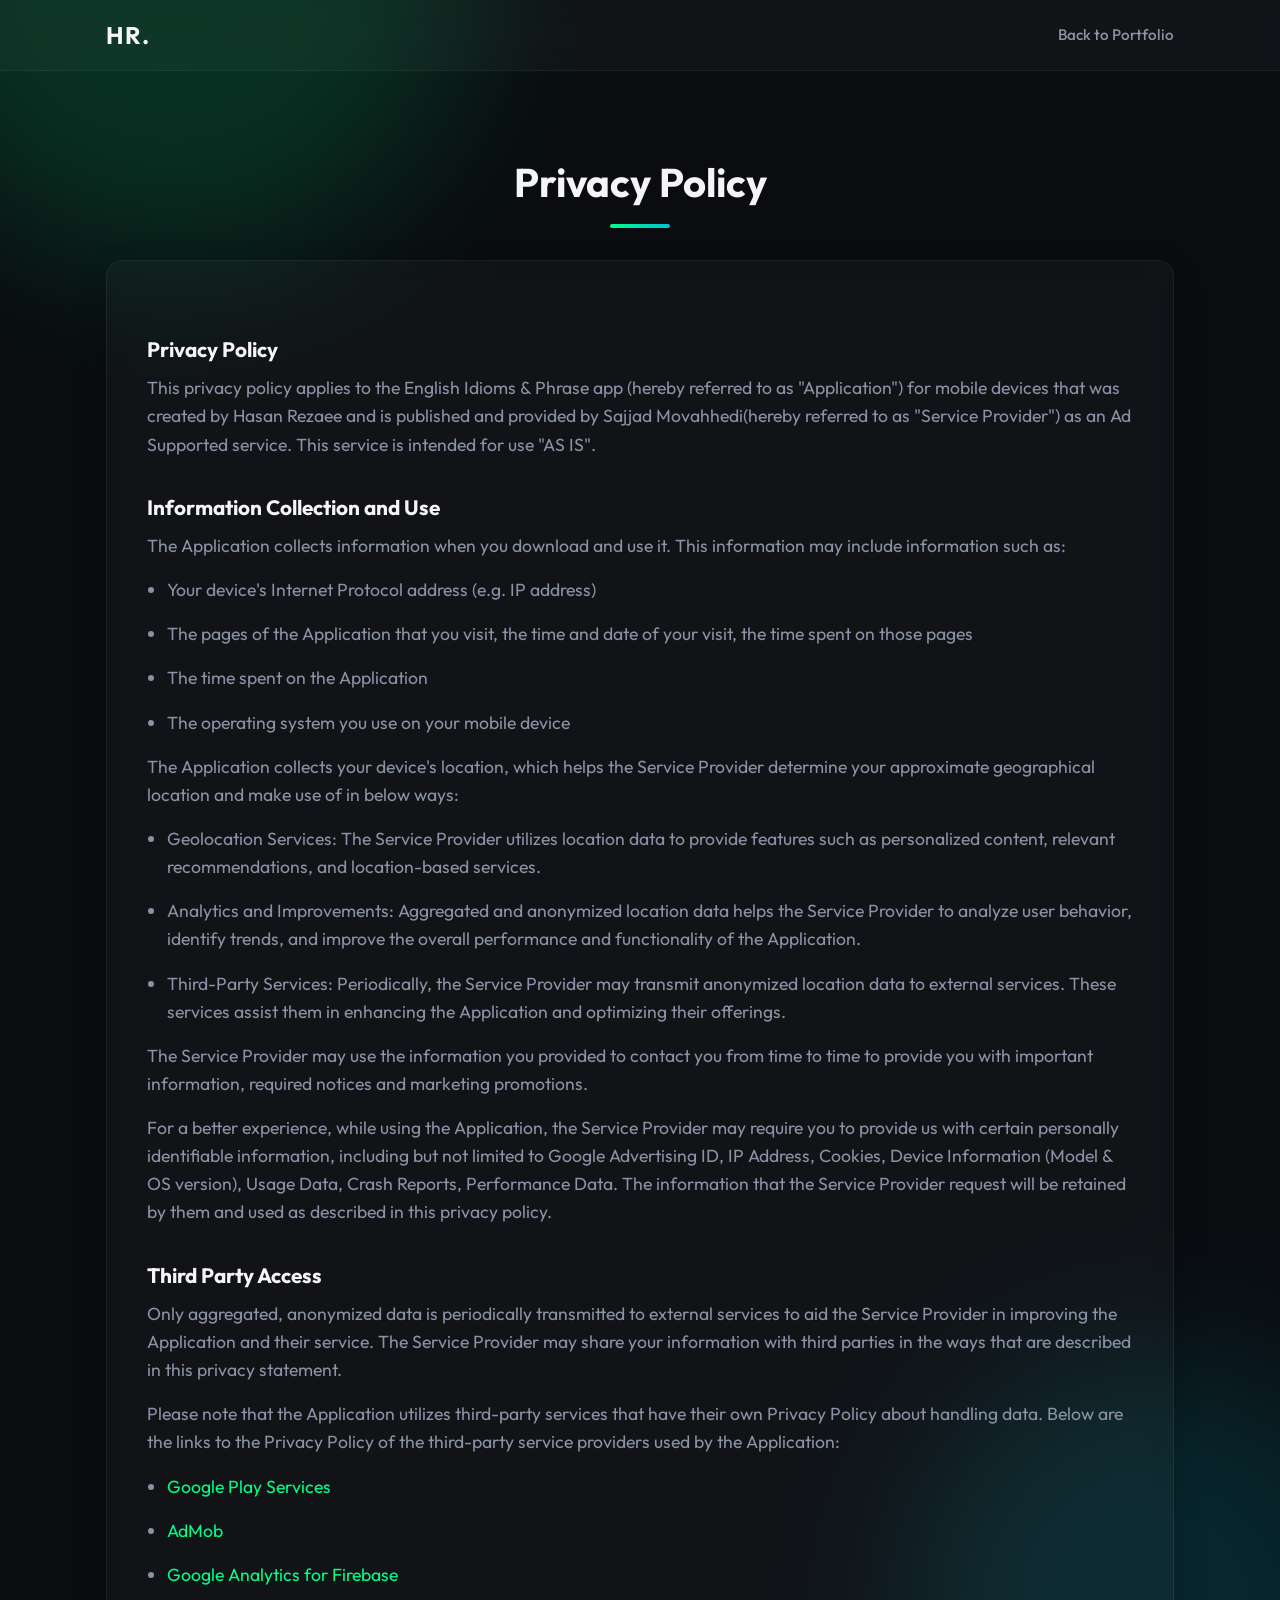
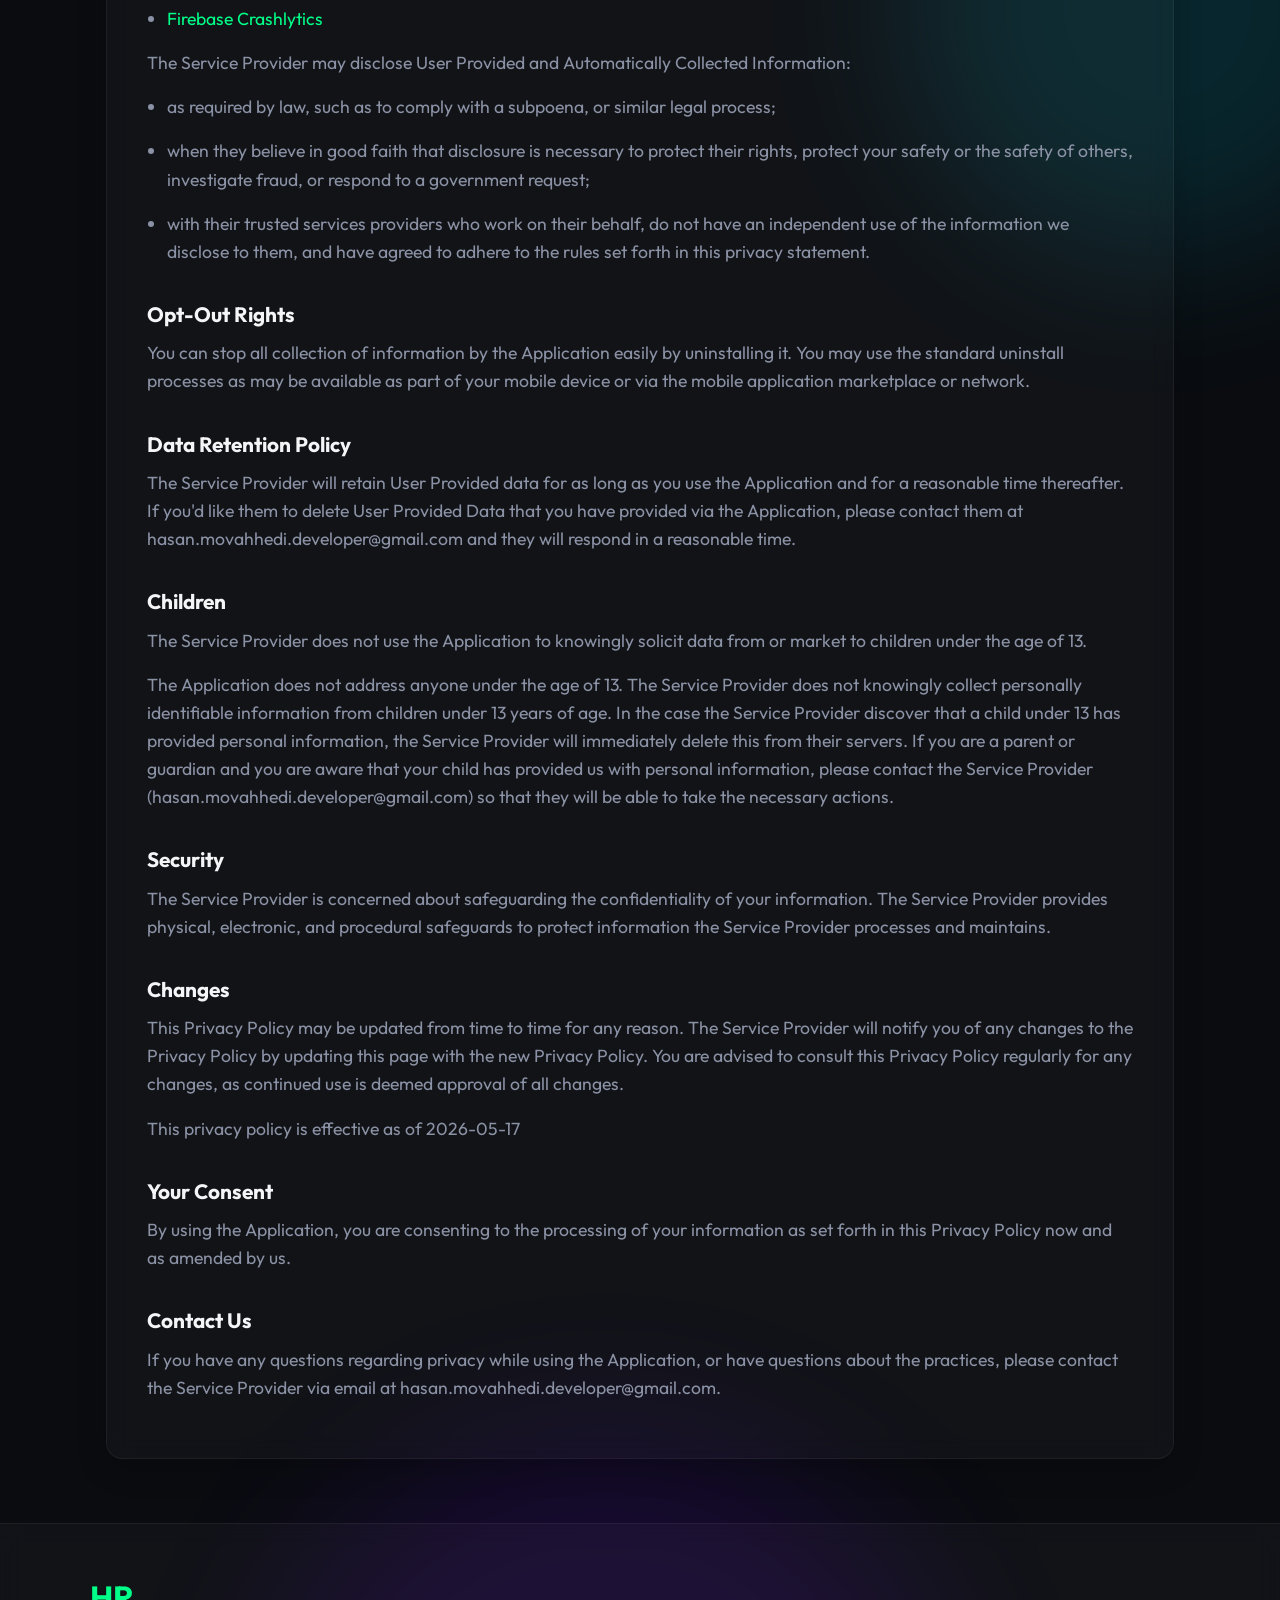
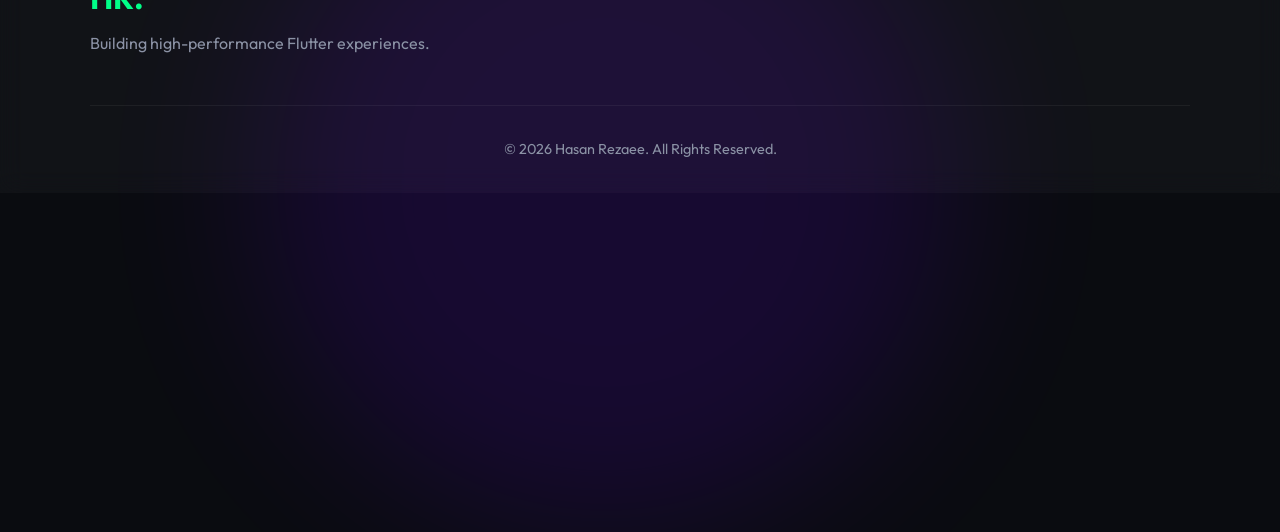
<file: policies/english_idioms_pp.html>
<!DOCTYPE html>
<html lang="en">

<head>
    <meta charset="UTF-8">
    <meta name="viewport" content="width=device-width, initial-scale=1.0">
    <title>Privacy Policy | English Idioms & Phrase</title>

    <!-- Google Fonts -->
    <link rel="preconnect" href="https://fonts.googleapis.com">
    <link rel="preconnect" href="https://fonts.gstatic.com" crossorigin>
    <link href="https://fonts.googleapis.com/css2?family=Outfit:wght@300;400;500;600;700&display=swap" rel="stylesheet">

    <link rel="stylesheet" href="../css/style.css">
    <style>
        .policy-content p,
        .policy-content ul,
        .policy-content li {
            color: var(--text-secondary);
            font-size: 1.1rem;
            margin-bottom: 1rem;
        }

        .policy-content strong {
            color: var(--text-primary);
            font-size: 1.3rem;
            display: block;
            margin-top: 2rem;
            margin-bottom: 0.5rem;
        }

        .policy-content ul {
            padding-left: 20px;
            list-style-type: disc;
        }

        .policy-content a {
            color: var(--accent-primary);
        }

        .policy-content a:hover {
            color: var(--accent-secondary);
        }
    </style>
</head>

<body>
    <!-- Background elements for glassmorphism effect -->
    <div class="blob blob-1"></div>
    <div class="blob blob-2"></div>
    <div class="blob blob-3"></div>

    <nav class="navbar glass">
        <div class="nav-container">
            <a href="../index.html" class="logo">HR.</a>
            <ul class="nav-links">
                <li><a href="../index.html#apps">Back to Portfolio</a></li>
            </ul>
        </div>
    </nav>

    <main>
        <section class="about-section" style="padding-top: 150px;">
            <h2 class="section-title reveal"> Privacy Policy</h2>
            <div class="reveal glass card policy-content">
                <strong> Privacy Policy</strong>
                <p>This privacy policy applies to the English Idioms & Phrase app (hereby referred to as
                    "Application") for mobile
                    devices that was created by Hasan Rezaee and is published and provided by Sajjad Movahhedi(hereby
                    referred to as "Service Provider") as an Ad Supported
                    service. This service is intended for use "AS IS".</p>

                <strong>Information Collection and Use</strong>
                <p>The Application collects information when you download and use it. This information may include
                    information such as:</p>
                <ul>
                    <li>Your device's Internet Protocol address (e.g. IP address)</li>
                    <li>The pages of the Application that you visit, the time and date of your visit, the time spent on
                        those pages</li>
                    <li>The time spent on the Application</li>
                    <li>The operating system you use on your mobile device</li>
                </ul>

                <div>
                    <p>The Application collects your device's location, which helps the Service Provider determine your
                        approximate
                        geographical location and make use of in below ways:</p>
                    <ul>
                        <li>Geolocation Services: The Service Provider utilizes location data to provide features such
                            as
                            personalized content, relevant recommendations, and location-based services.</li>
                        <li>Analytics and Improvements: Aggregated and anonymized location data helps the Service
                            Provider to
                            analyze user behavior, identify trends, and improve the overall performance and
                            functionality of the
                            Application.</li>
                        <li>Third-Party Services: Periodically, the Service Provider may transmit anonymized location
                            data to
                            external services. These services assist them in enhancing the Application and optimizing
                            their
                            offerings.</li>
                    </ul>
                </div>


                <p>The Service Provider may use the information you provided to contact you from time to time to provide
                    you with
                    important information, required notices and marketing promotions.</p>

                <p>For a better experience, while using the Application, the Service Provider may require you to provide
                    us with
                    certain personally identifiable information, including but not limited to Google Advertising ID, IP
                    Address,
                    Cookies, Device Information (Model &amp; OS version), Usage Data, Crash Reports, Performance Data.
                    The
                    information that the Service Provider request will be retained by them and used as described in this
                    privacy
                    policy.</p>

                <strong>Third Party Access</strong>
                <p>Only aggregated, anonymized data is periodically transmitted to external services to aid the Service
                    Provider in
                    improving the Application and their service. The Service Provider may share your information with
                    third parties
                    in the ways that are described in this privacy statement.</p>

                <div>
                    <p>Please note that the Application utilizes third-party services that have their own Privacy Policy
                        about
                        handling data. Below are the links to the Privacy Policy of the third-party service providers
                        used by the
                        Application:</p>
                    <ul>
                        <li><a href="https://www.google.com/policies/privacy/" target="_blank"
                                rel="noopener noreferrer">Google Play Services</a></li>
                        <li><a href="https://support.google.com/admob/answer/6128543?hl=en" target="_blank"
                                rel="noopener noreferrer">AdMob</a></li>
                        <li><a href="https://firebase.google.com/support/privacy" target="_blank"
                                rel="noopener noreferrer">Google Analytics for Firebase</a></li>
                        <li><a href="https://firebase.google.com/support/privacy/" target="_blank"
                                rel="noopener noreferrer">Firebase Crashlytics</a></li>
                    </ul>
                </div>

                <p>The Service Provider may disclose User Provided and Automatically Collected Information:</p>
                <ul>
                    <li>as required by law, such as to comply with a subpoena, or similar legal process;</li>
                    <li>when they believe in good faith that disclosure is necessary to protect their rights, protect
                        your safety or
                        the safety of others, investigate fraud, or respond to a government request;</li>
                    <li>with their trusted services providers who work on their behalf, do not have an independent use
                        of the
                        information we disclose to them, and have agreed to adhere to the rules set forth in this
                        privacy statement.</li>
                </ul>

                <strong>Opt-Out Rights</strong>
                <p>You can stop all collection of information by the Application easily by uninstalling it. You may use
                    the standard
                    uninstall processes as may be available as part of your mobile device or via the mobile application
                    marketplace
                    or network.</p>

                <strong>Data Retention Policy</strong>
                <p>The Service Provider will retain User Provided data for as long as you use the Application and for a
                    reasonable
                    time thereafter. If you'd like them to delete User Provided Data that you have provided via the
                    Application,
                    please contact them at hasan.movahhedi.developer@gmail.com and they will respond in a reasonable
                    time.</p>

                <strong>Children</strong>
                <p>The Service Provider does not use the Application to knowingly solicit data from or market to
                    children under the
                    age of 13.</p>

                <div>
                    <p>The Application does not address anyone under the age of 13. The Service Provider does not
                        knowingly collect
                        personally identifiable information from children under 13 years of age. In the case the Service
                        Provider
                        discover that a child under 13 has provided personal information, the Service Provider will
                        immediately
                        delete this from their servers. If you are a parent or guardian and you are aware that your
                        child has
                        provided us with personal information, please contact the Service Provider
                        (hasan.movahhedi.developer@gmail.com) so that they will be able to take the necessary actions.
                    </p>
                </div>

                <strong>Security</strong>
                <p>The Service Provider is concerned about safeguarding the confidentiality of your information. The
                    Service
                    Provider provides physical, electronic, and procedural safeguards to protect information the Service
                    Provider
                    processes and maintains.</p>

                <strong>Changes</strong>
                <p>This Privacy Policy may be updated from time to time for any reason. The Service Provider will notify
                    you of any
                    changes to the Privacy Policy by updating this page with the new Privacy Policy. You are advised to
                    consult this
                    Privacy Policy regularly for any changes, as continued use is deemed approval of all changes.</p>

                <p>This privacy policy is effective as of 2026-05-17</p>

                <strong>Your Consent</strong>
                <p>By using the Application, you are consenting to the processing of your information as set forth in
                    this Privacy
                    Policy now and as amended by us.</p>

                <strong>Contact Us</strong>
                <p>If you have any questions regarding privacy while using the Application, or have questions about the
                    practices,
                    please contact the Service Provider via email at hasan.movahhedi.developer@gmail.com.</p>
            </div>
        </section>
    </main>

    <footer class="footer glass">
        <div class="footer-content">
            <div class="footer-info">
                <h3>HR.</h3>
                <p>Building high-performance Flutter experiences.</p>
            </div>
        </div>
        <div class="copyright">
            <p>&copy; 2026 Hasan Rezaee. All Rights Reserved.</p>
        </div>
    </footer>

    <script src="../js/main.js"></script>
</body>

</html>
</file>
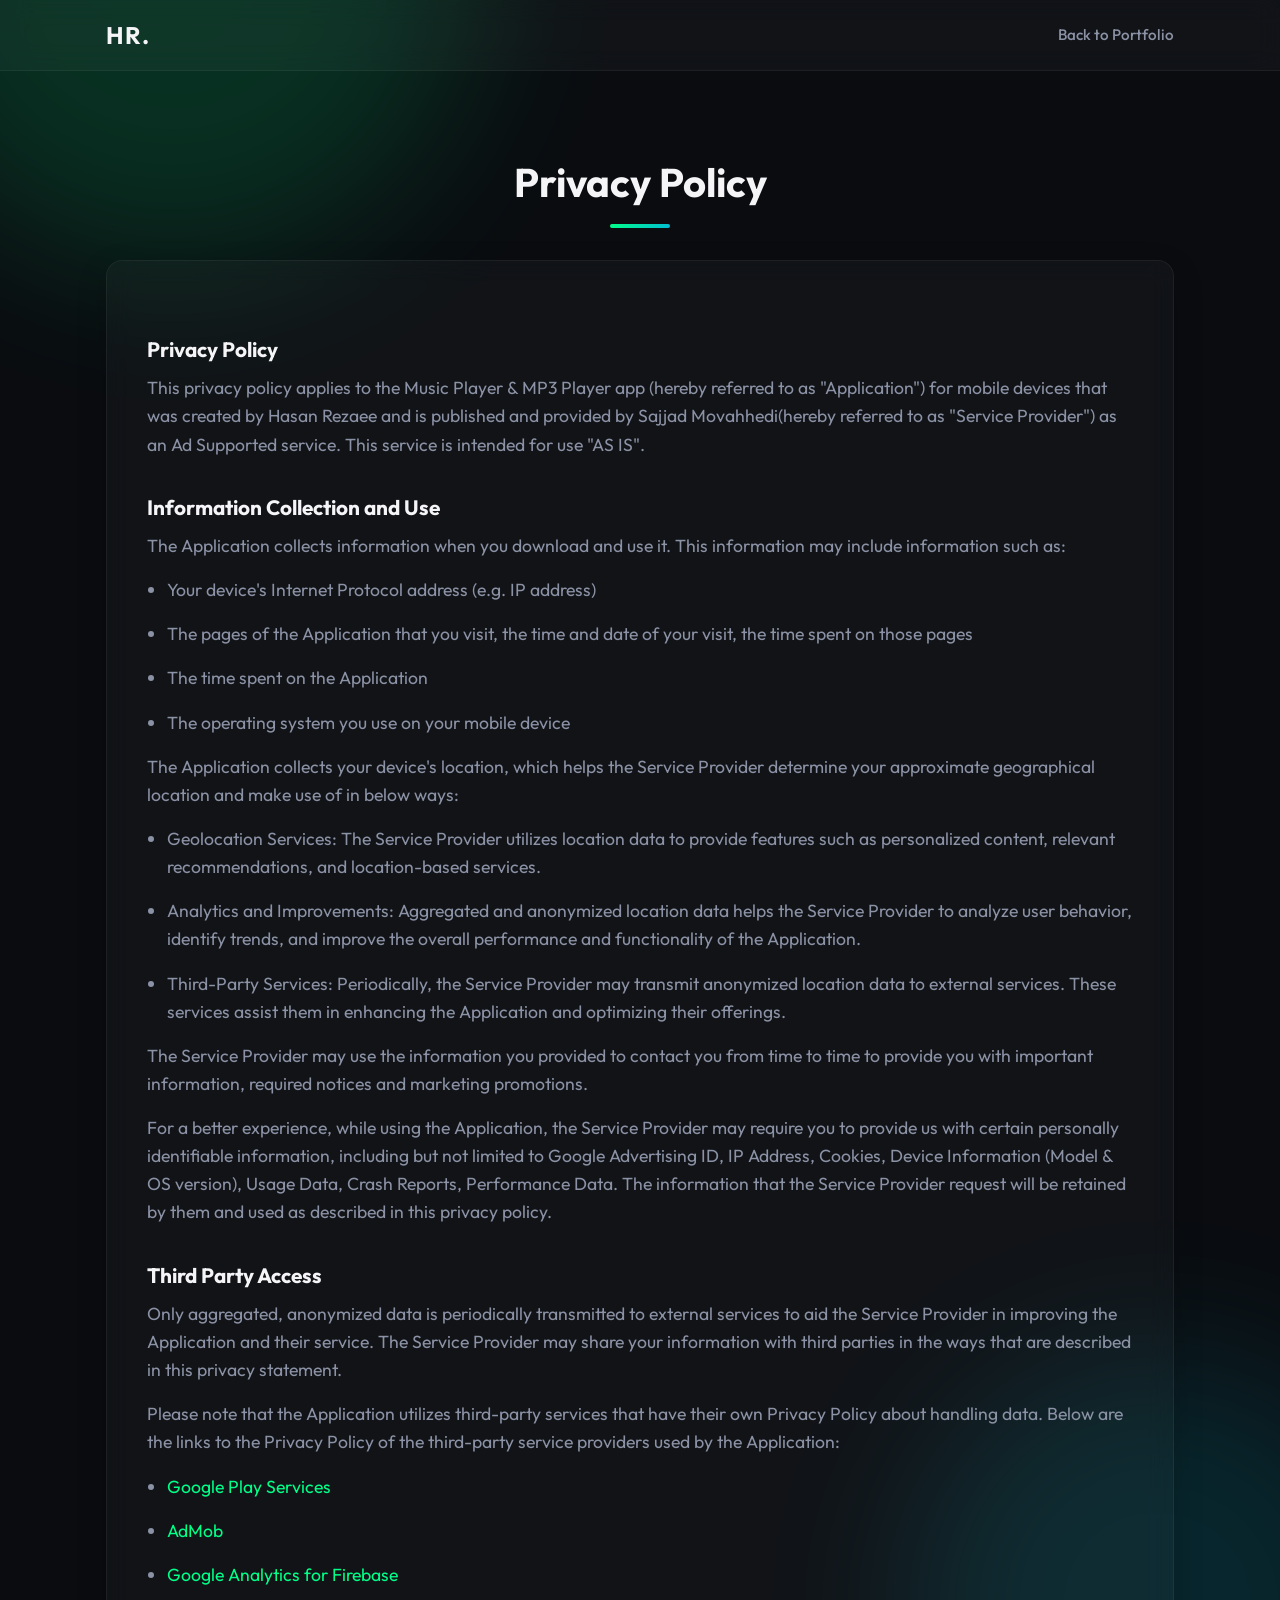
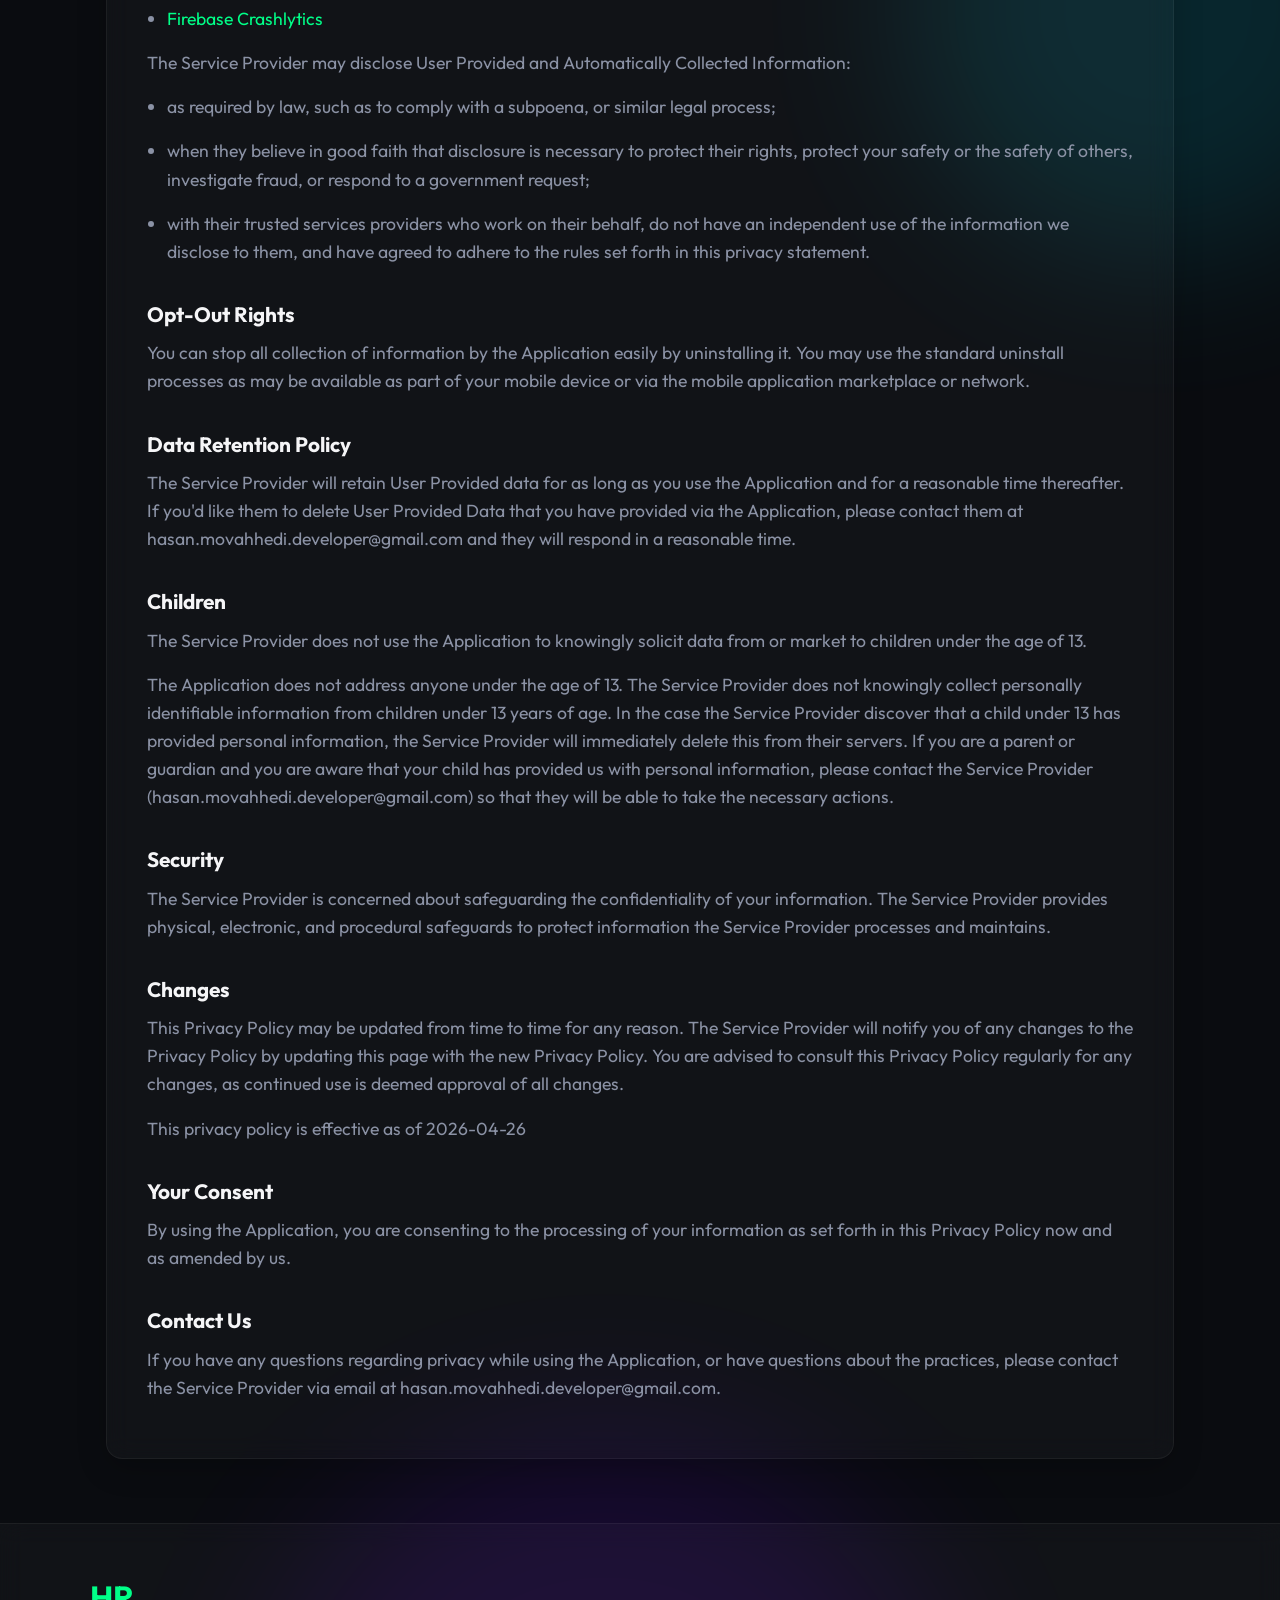
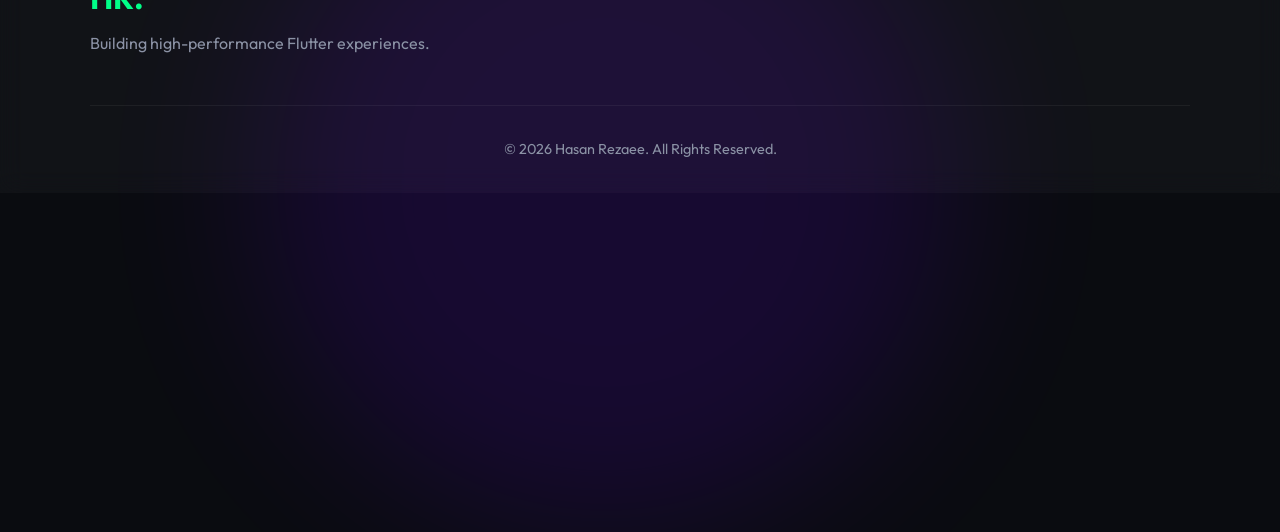
<file: policies/music_player_pp.html>
<!DOCTYPE html>
<html lang="en">

<head>
    <meta charset="UTF-8">
    <meta name="viewport" content="width=device-width, initial-scale=1.0">
    <title>Privacy Policy | Music Player & MP3 Player</title>

    <!-- Google Fonts -->
    <link rel="preconnect" href="https://fonts.googleapis.com">
    <link rel="preconnect" href="https://fonts.gstatic.com" crossorigin>
    <link href="https://fonts.googleapis.com/css2?family=Outfit:wght@300;400;500;600;700&display=swap" rel="stylesheet">

    <link rel="stylesheet" href="../css/style.css">
    <style>
        .policy-content p,
        .policy-content ul,
        .policy-content li {
            color: var(--text-secondary);
            font-size: 1.1rem;
            margin-bottom: 1rem;
        }

        .policy-content strong {
            color: var(--text-primary);
            font-size: 1.3rem;
            display: block;
            margin-top: 2rem;
            margin-bottom: 0.5rem;
        }

        .policy-content ul {
            padding-left: 20px;
            list-style-type: disc;
        }

        .policy-content a {
            color: var(--accent-primary);
        }

        .policy-content a:hover {
            color: var(--accent-secondary);
        }
    </style>
</head>

<body>
    <!-- Background elements for glassmorphism effect -->
    <div class="blob blob-1"></div>
    <div class="blob blob-2"></div>
    <div class="blob blob-3"></div>

    <nav class="navbar glass">
        <div class="nav-container">
            <a href="../index.html" class="logo">HR.</a>
            <ul class="nav-links">
                <li><a href="../index.html#apps">Back to Portfolio</a></li>
            </ul>
        </div>
    </nav>

    <main>
        <section class="about-section" style="padding-top: 150px;">
            <h2 class="section-title reveal"> Privacy Policy</h2>
            <div class="reveal glass card policy-content">
                <strong> Privacy Policy</strong>
                <p>This privacy policy applies to the Music Player & MP3 Player app (hereby referred to as
                    "Application") for mobile
                    devices that was created by Hasan Rezaee and is published and provided by Sajjad Movahhedi(hereby
                    referred to as "Service Provider") as an Ad Supported
                    service. This service is intended for use "AS IS".</p>

                <strong>Information Collection and Use</strong>
                <p>The Application collects information when you download and use it. This information may include
                    information such as:</p>
                <ul>
                    <li>Your device's Internet Protocol address (e.g. IP address)</li>
                    <li>The pages of the Application that you visit, the time and date of your visit, the time spent on
                        those pages</li>
                    <li>The time spent on the Application</li>
                    <li>The operating system you use on your mobile device</li>
                </ul>

                <div>
                    <p>The Application collects your device's location, which helps the Service Provider determine your
                        approximate
                        geographical location and make use of in below ways:</p>
                    <ul>
                        <li>Geolocation Services: The Service Provider utilizes location data to provide features such
                            as
                            personalized content, relevant recommendations, and location-based services.</li>
                        <li>Analytics and Improvements: Aggregated and anonymized location data helps the Service
                            Provider to
                            analyze user behavior, identify trends, and improve the overall performance and
                            functionality of the
                            Application.</li>
                        <li>Third-Party Services: Periodically, the Service Provider may transmit anonymized location
                            data to
                            external services. These services assist them in enhancing the Application and optimizing
                            their
                            offerings.</li>
                    </ul>
                </div>


                <p>The Service Provider may use the information you provided to contact you from time to time to provide
                    you with
                    important information, required notices and marketing promotions.</p>

                <p>For a better experience, while using the Application, the Service Provider may require you to provide
                    us with
                    certain personally identifiable information, including but not limited to Google Advertising ID, IP
                    Address,
                    Cookies, Device Information (Model &amp; OS version), Usage Data, Crash Reports, Performance Data.
                    The
                    information that the Service Provider request will be retained by them and used as described in this
                    privacy
                    policy.</p>

                <strong>Third Party Access</strong>
                <p>Only aggregated, anonymized data is periodically transmitted to external services to aid the Service
                    Provider in
                    improving the Application and their service. The Service Provider may share your information with
                    third parties
                    in the ways that are described in this privacy statement.</p>

                <div>
                    <p>Please note that the Application utilizes third-party services that have their own Privacy Policy
                        about
                        handling data. Below are the links to the Privacy Policy of the third-party service providers
                        used by the
                        Application:</p>
                    <ul>
                        <li><a href="https://www.google.com/policies/privacy/" target="_blank"
                                rel="noopener noreferrer">Google Play Services</a></li>
                        <li><a href="https://support.google.com/admob/answer/6128543?hl=en" target="_blank"
                                rel="noopener noreferrer">AdMob</a></li>
                        <li><a href="https://firebase.google.com/support/privacy" target="_blank"
                                rel="noopener noreferrer">Google Analytics for Firebase</a></li>
                        <li><a href="https://firebase.google.com/support/privacy/" target="_blank"
                                rel="noopener noreferrer">Firebase Crashlytics</a></li>
                    </ul>
                </div>

                <p>The Service Provider may disclose User Provided and Automatically Collected Information:</p>
                <ul>
                    <li>as required by law, such as to comply with a subpoena, or similar legal process;</li>
                    <li>when they believe in good faith that disclosure is necessary to protect their rights, protect
                        your safety or
                        the safety of others, investigate fraud, or respond to a government request;</li>
                    <li>with their trusted services providers who work on their behalf, do not have an independent use
                        of the
                        information we disclose to them, and have agreed to adhere to the rules set forth in this
                        privacy statement.</li>
                </ul>

                <strong>Opt-Out Rights</strong>
                <p>You can stop all collection of information by the Application easily by uninstalling it. You may use
                    the standard
                    uninstall processes as may be available as part of your mobile device or via the mobile application
                    marketplace
                    or network.</p>

                <strong>Data Retention Policy</strong>
                <p>The Service Provider will retain User Provided data for as long as you use the Application and for a
                    reasonable
                    time thereafter. If you'd like them to delete User Provided Data that you have provided via the
                    Application,
                    please contact them at hasan.movahhedi.developer@gmail.com and they will respond in a reasonable
                    time.</p>

                <strong>Children</strong>
                <p>The Service Provider does not use the Application to knowingly solicit data from or market to
                    children under the
                    age of 13.</p>

                <div>
                    <p>The Application does not address anyone under the age of 13. The Service Provider does not
                        knowingly collect
                        personally identifiable information from children under 13 years of age. In the case the Service
                        Provider
                        discover that a child under 13 has provided personal information, the Service Provider will
                        immediately
                        delete this from their servers. If you are a parent or guardian and you are aware that your
                        child has
                        provided us with personal information, please contact the Service Provider
                        (hasan.movahhedi.developer@gmail.com) so that they will be able to take the necessary actions.
                    </p>
                </div>

                <strong>Security</strong>
                <p>The Service Provider is concerned about safeguarding the confidentiality of your information. The
                    Service
                    Provider provides physical, electronic, and procedural safeguards to protect information the Service
                    Provider
                    processes and maintains.</p>

                <strong>Changes</strong>
                <p>This Privacy Policy may be updated from time to time for any reason. The Service Provider will notify
                    you of any
                    changes to the Privacy Policy by updating this page with the new Privacy Policy. You are advised to
                    consult this
                    Privacy Policy regularly for any changes, as continued use is deemed approval of all changes.</p>

                <p>This privacy policy is effective as of 2026-04-26</p>

                <strong>Your Consent</strong>
                <p>By using the Application, you are consenting to the processing of your information as set forth in
                    this Privacy
                    Policy now and as amended by us.</p>

                <strong>Contact Us</strong>
                <p>If you have any questions regarding privacy while using the Application, or have questions about the
                    practices,
                    please contact the Service Provider via email at hasan.movahhedi.developer@gmail.com.</p>
            </div>
        </section>
    </main>

    <footer class="footer glass">
        <div class="footer-content">
            <div class="footer-info">
                <h3>HR.</h3>
                <p>Building high-performance Flutter experiences.</p>
            </div>
        </div>
        <div class="copyright">
            <p>&copy; 2026 Hasan Rezaee. All Rights Reserved.</p>
        </div>
    </footer>

    <script src="../js/main.js"></script>
</body>

</html>
</file>
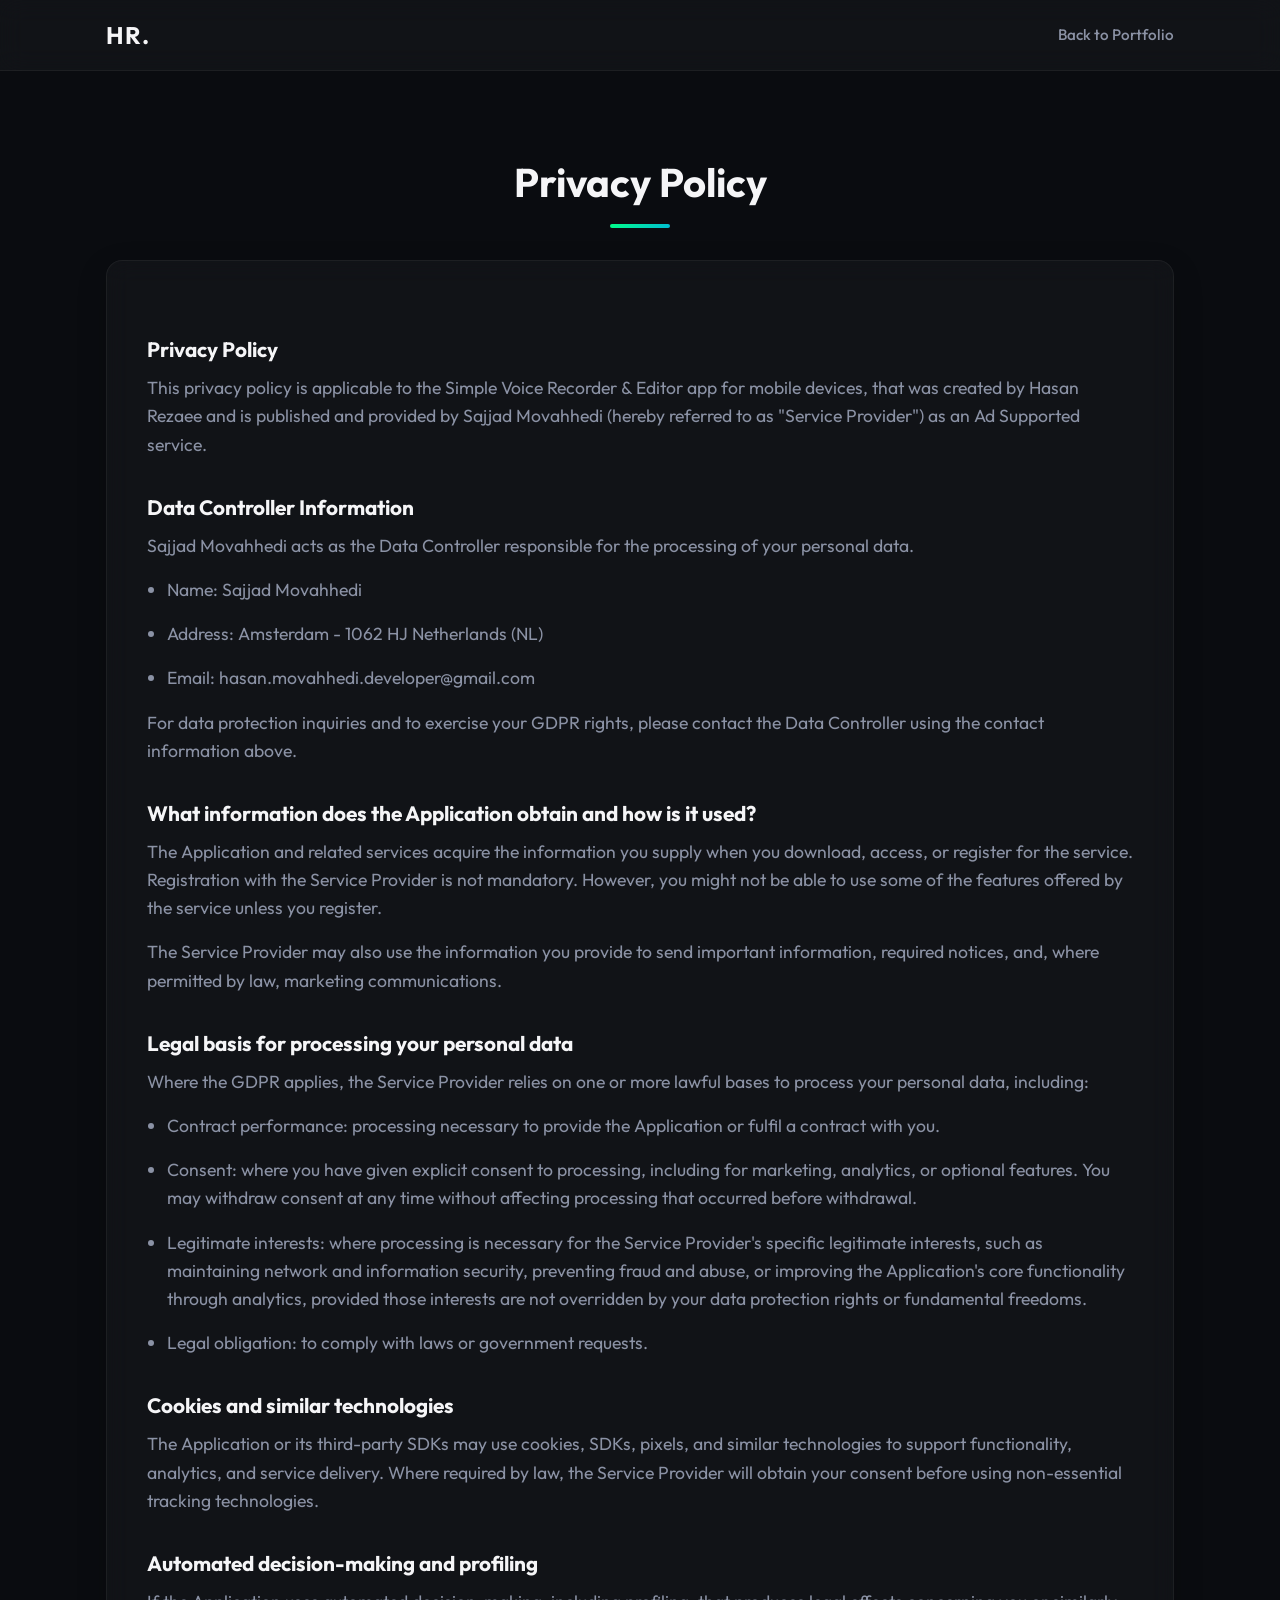
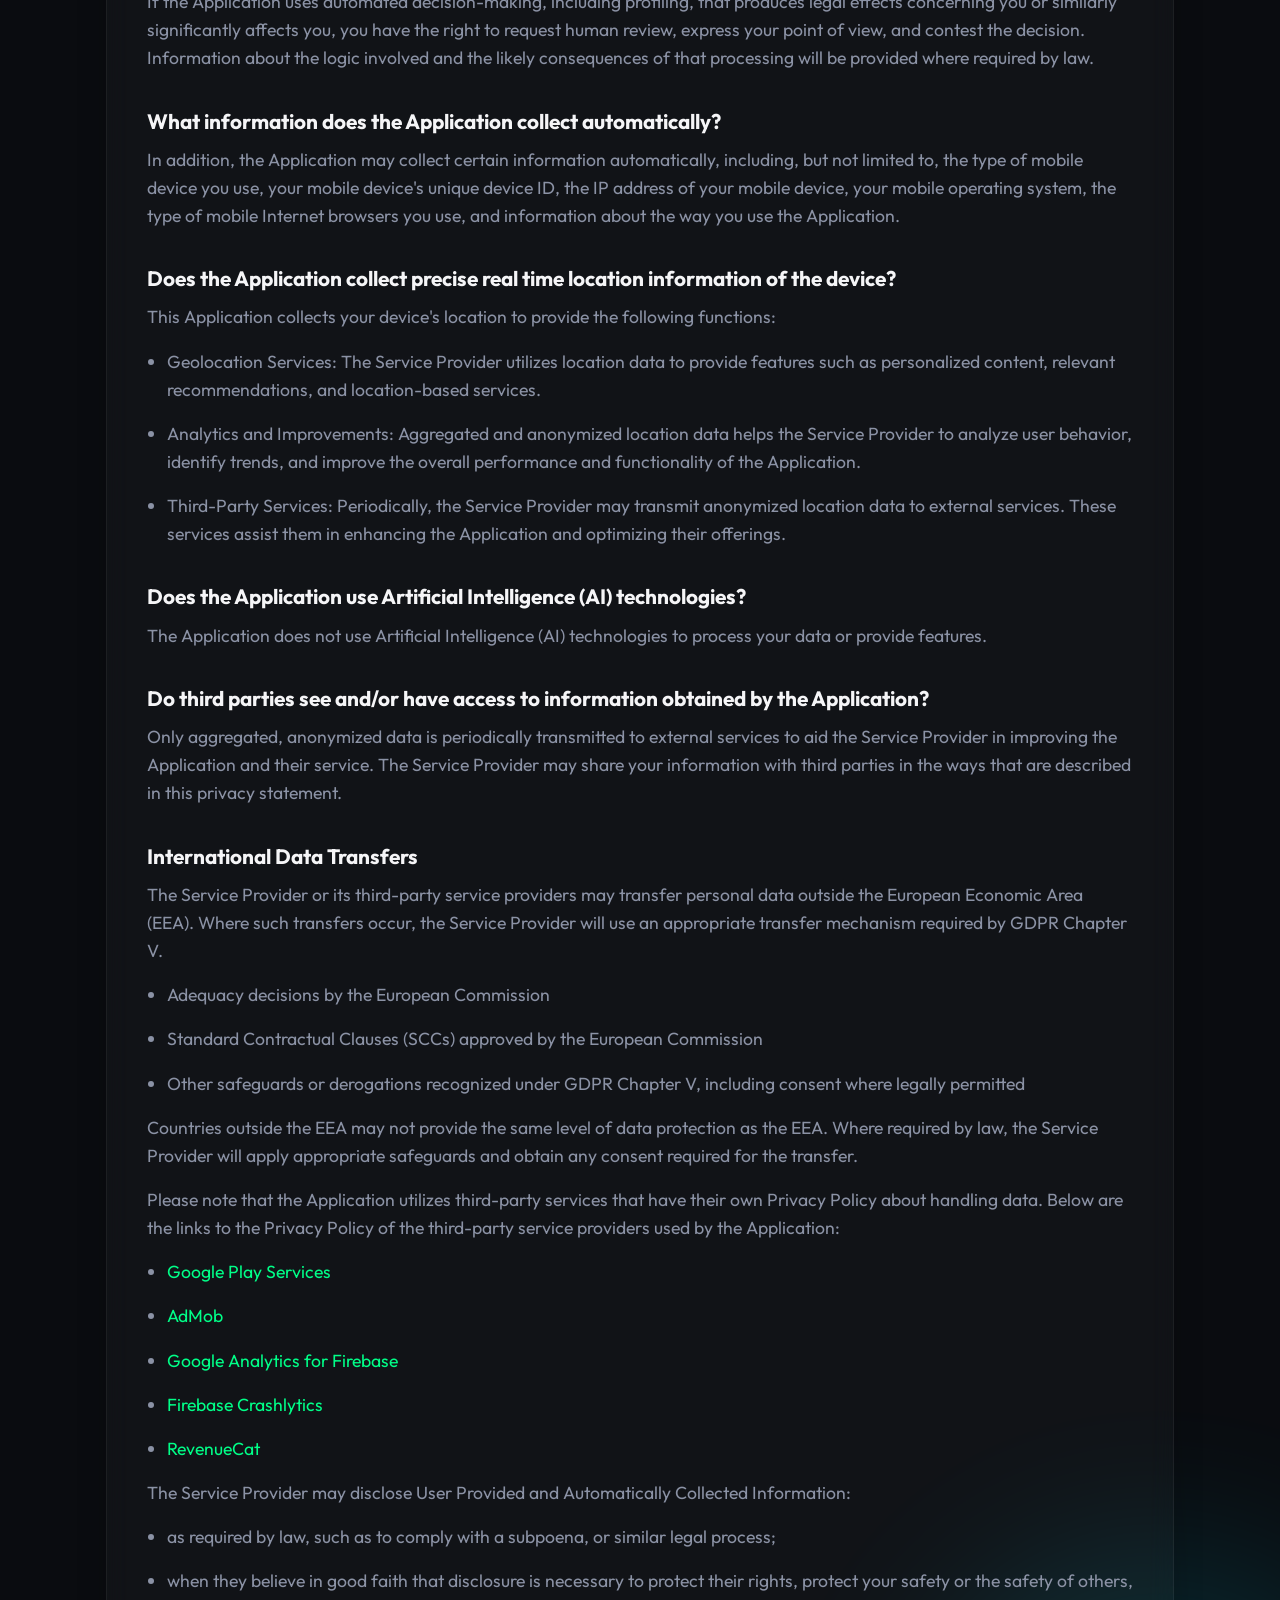
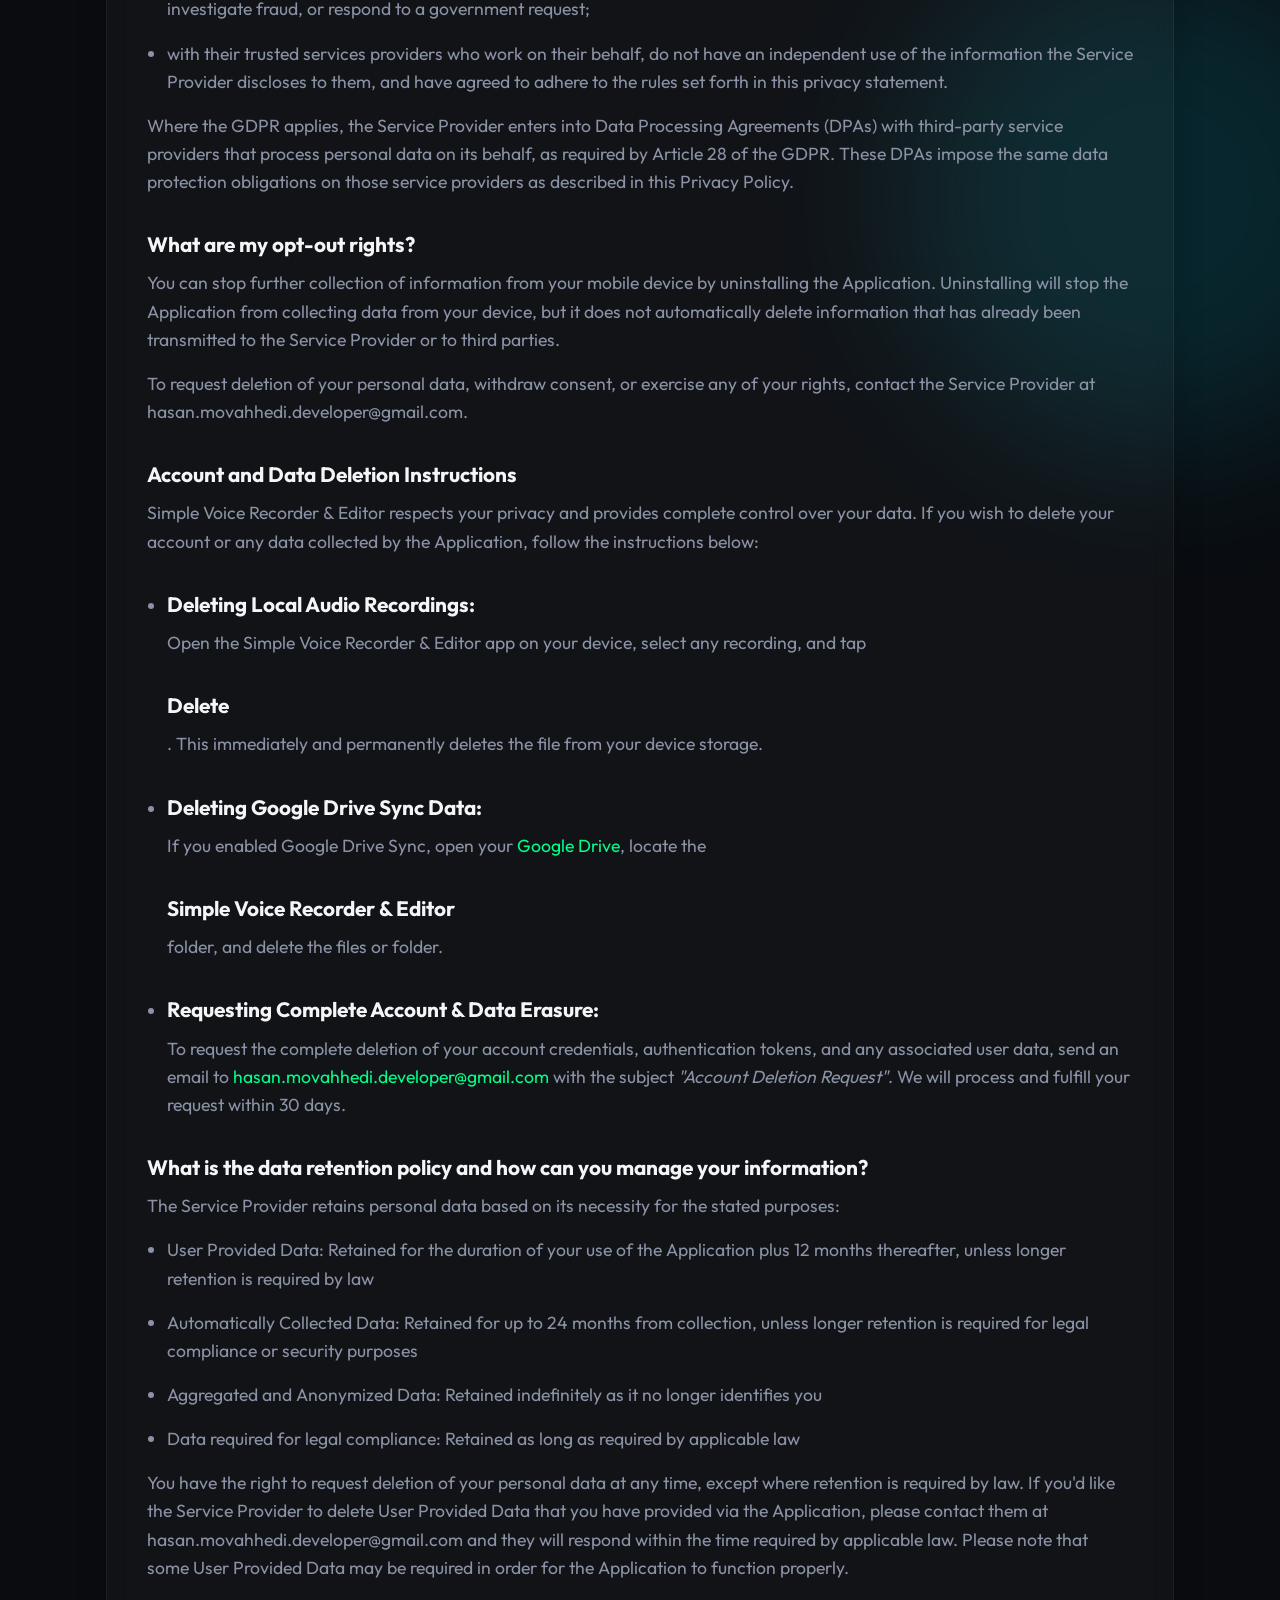
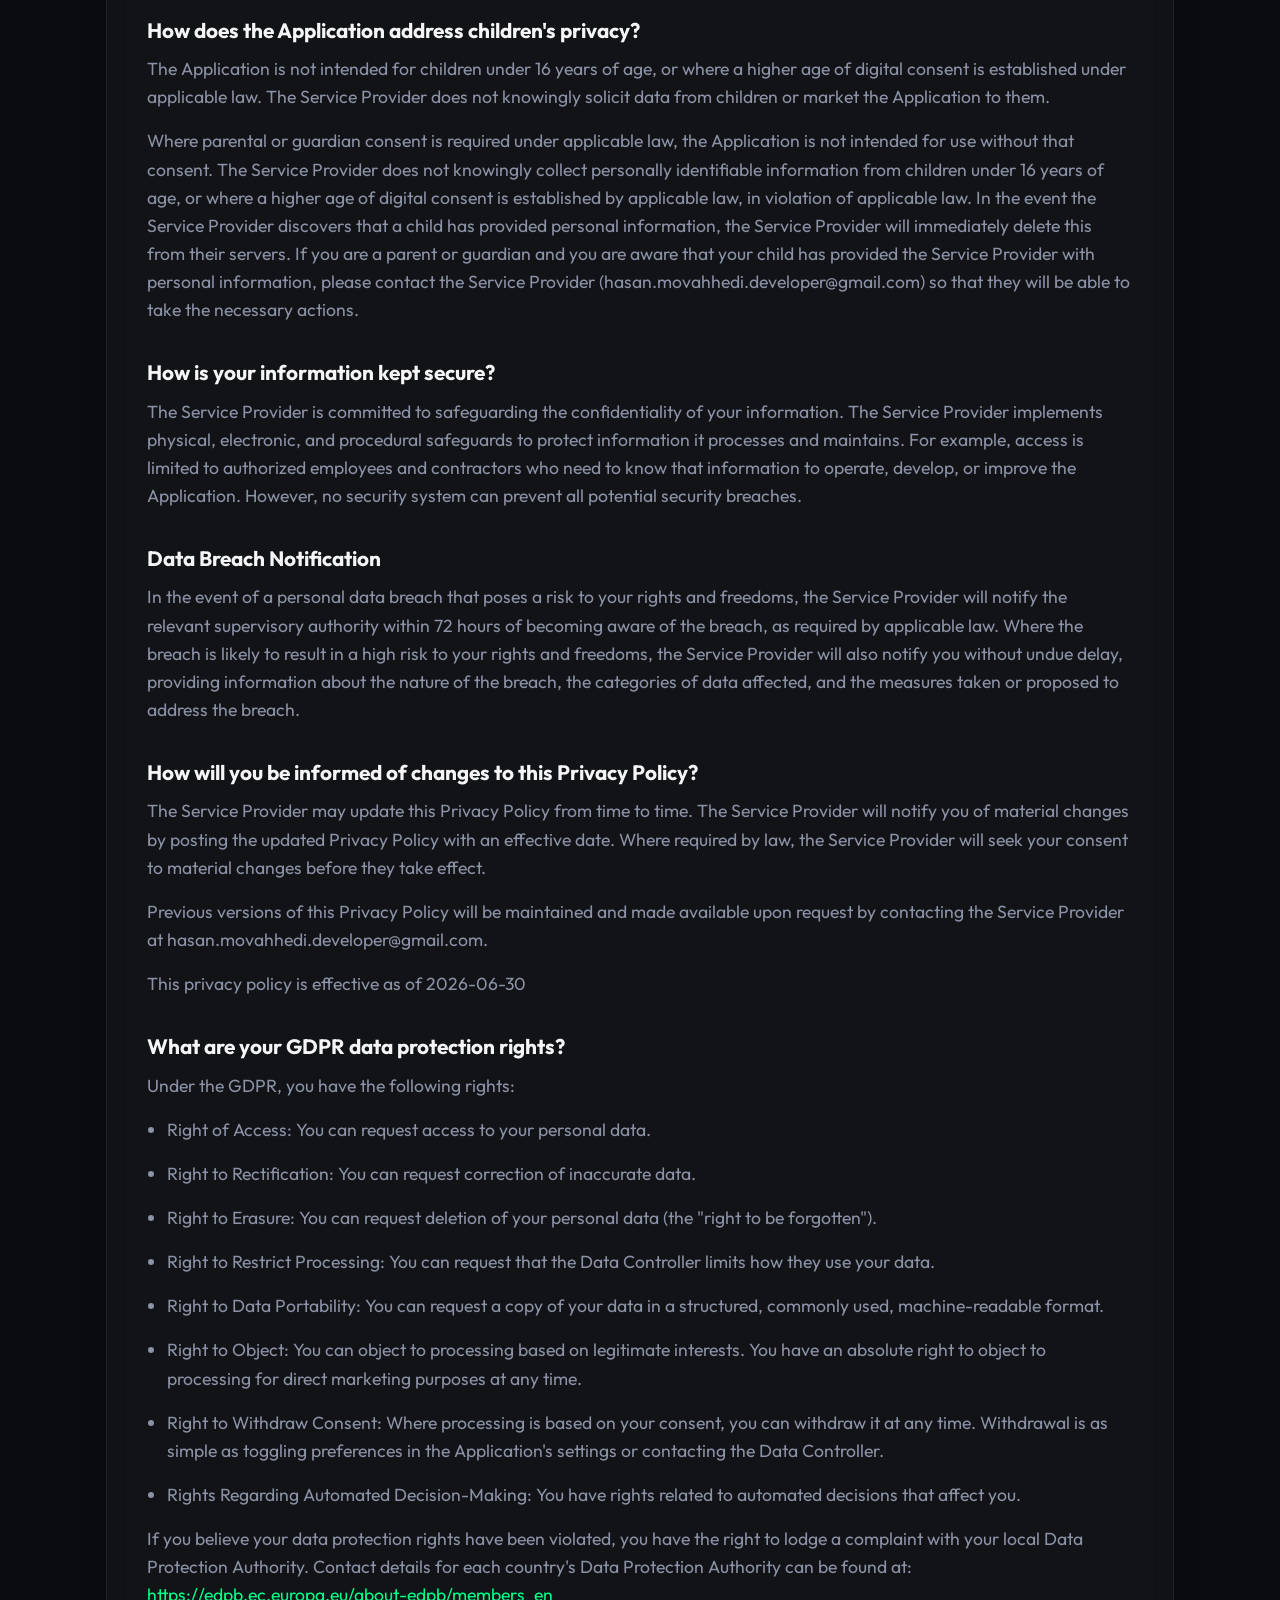
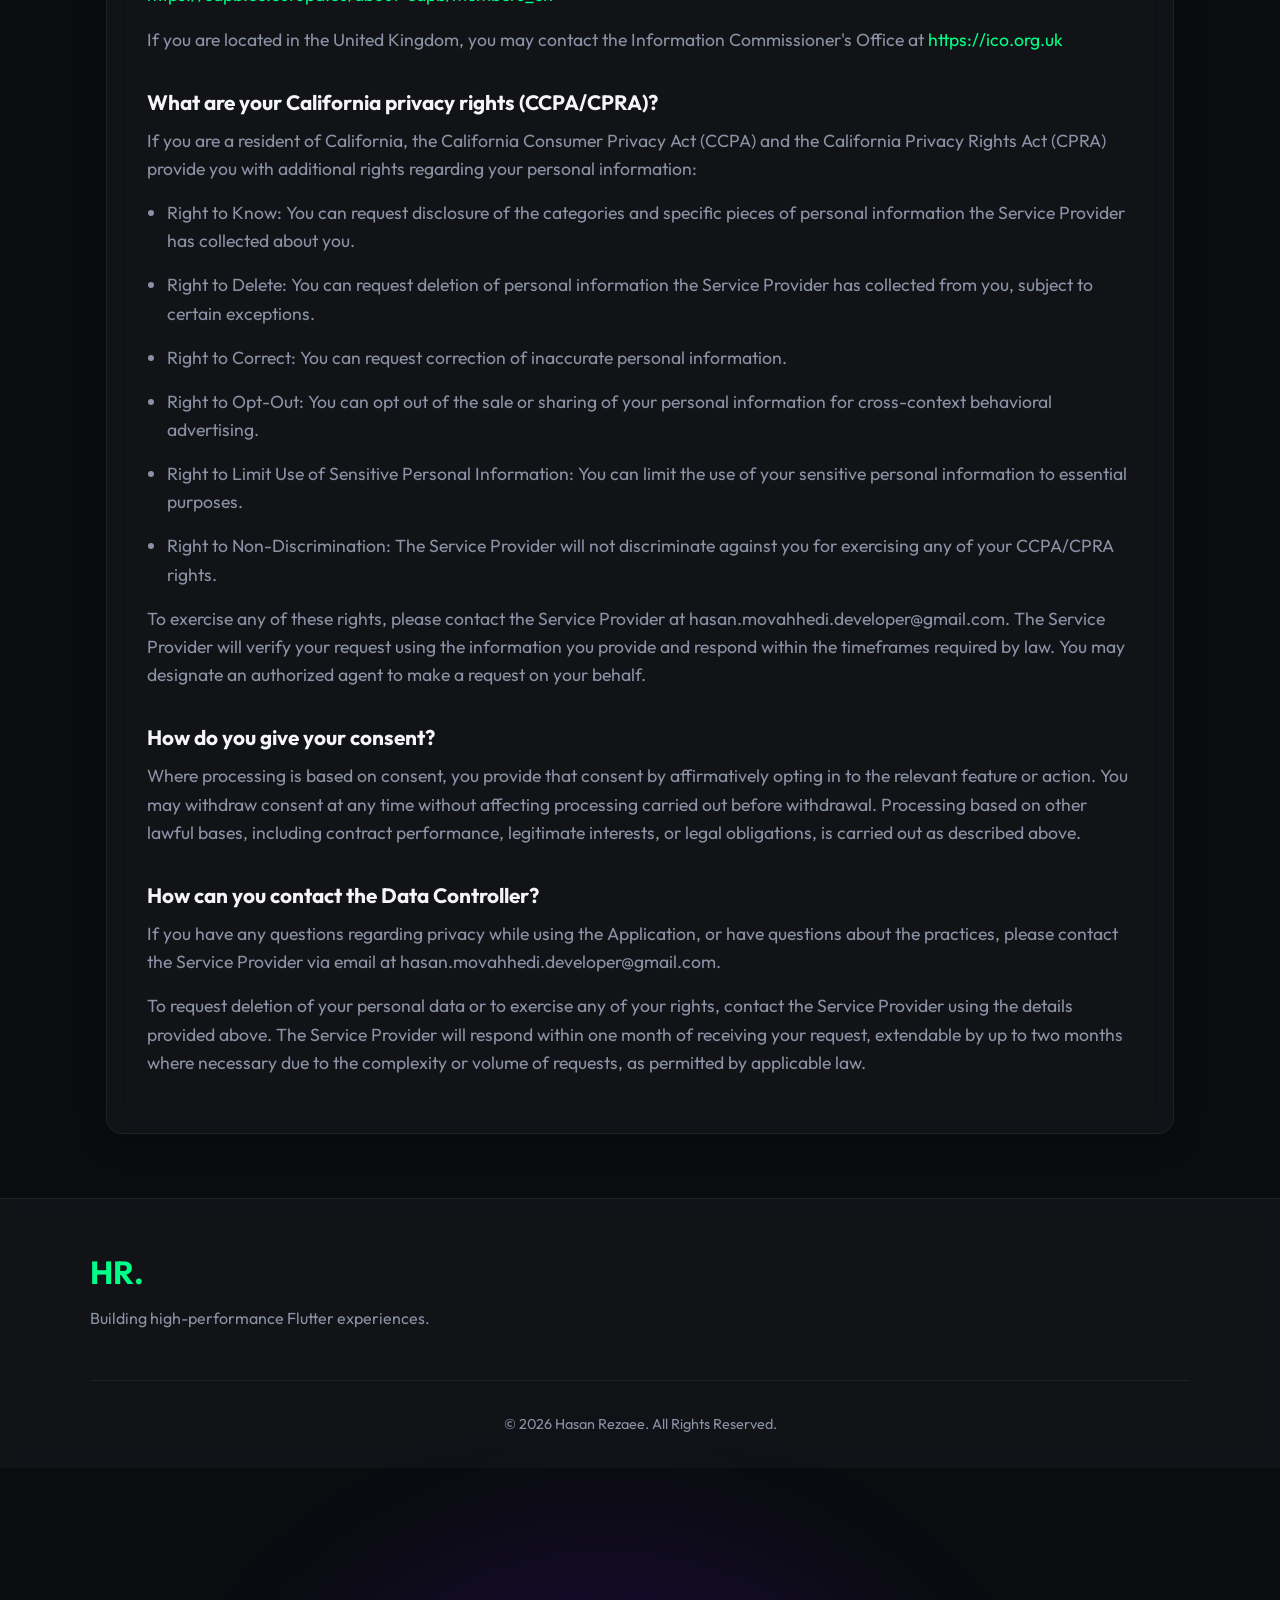
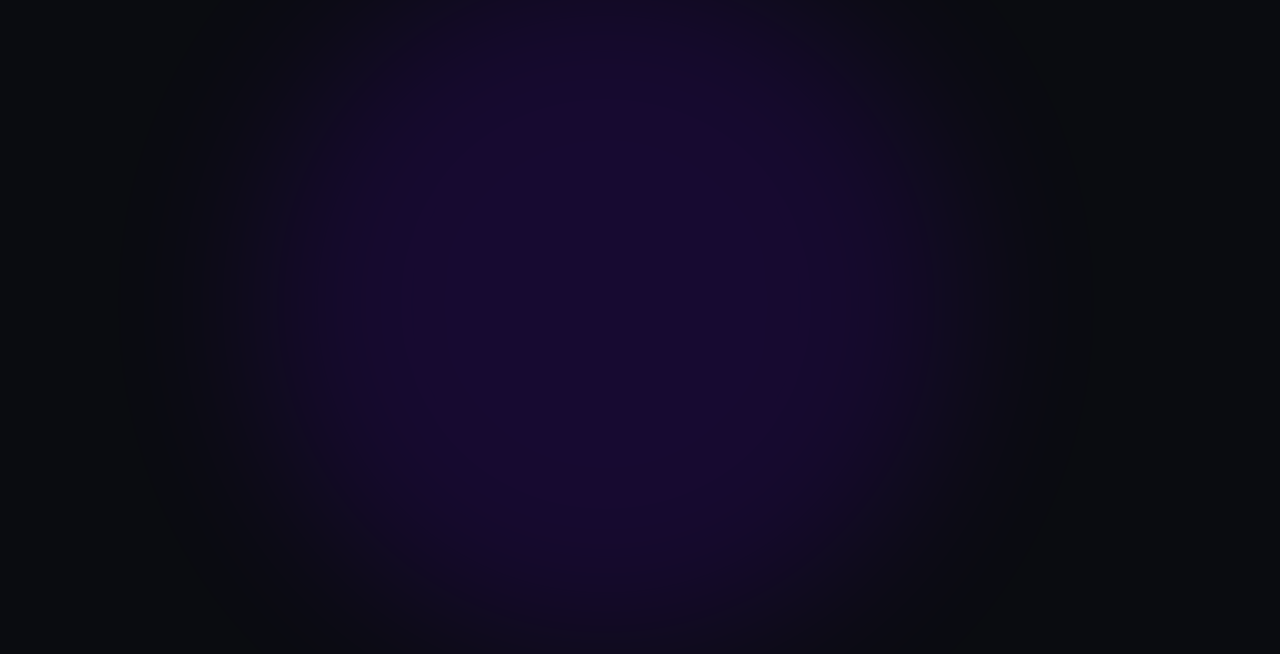
<file: policies/voice_recorder_&_editor_az_pp.html>
<!DOCTYPE html>
<html lang="en">

<head>
    <meta charset="UTF-8">
    <meta name="viewport" content="width=device-width, initial-scale=1.0">
    <title>Privacy Policy | Simple Voice Recorder & Editor</title>

    <!-- Google Fonts -->
    <link rel="preconnect" href="https://fonts.googleapis.com">
    <link rel="preconnect" href="https://fonts.gstatic.com" crossorigin>
    <link href="https://fonts.googleapis.com/css2?family=Outfit:wght@300;400;500;600;700&display=swap" rel="stylesheet">

    <link rel="stylesheet" href="../css/style.css">
    <style>
        .policy-content p,
        .policy-content ul,
        .policy-content li {
            color: var(--text-secondary);
            font-size: 1.1rem;
            margin-bottom: 1rem;
        }

        .policy-content strong {
            color: var(--text-primary);
            font-size: 1.3rem;
            display: block;
            margin-top: 2rem;
            margin-bottom: 0.5rem;
        }

        .policy-content ul {
            padding-left: 20px;
            list-style-type: disc;
        }

        .policy-content a {
            color: var(--accent-primary);
        }

        .policy-content a:hover {
            color: var(--accent-secondary);
        }
    </style>
</head>

<body>
    <!-- Background elements for glassmorphism effect -->
    <div class="blob blob-1"></div>
    <div class="blob blob-2"></div>
    <div class="blob blob-3"></div>

    <nav class="navbar glass">
        <div class="nav-container">
            <a href="../index.html" class="logo">HR.</a>
            <ul class="nav-links">
                <li><a href="../index.html#apps">Back to Portfolio</a></li>
            </ul>
        </div>
    </nav>

    <main>
        <section class="about-section" style="padding-top: 150px;">
            <h2 class="section-title reveal"> Privacy Policy</h2>
            <div class="reveal glass card policy-content">
                <strong>Privacy Policy</strong>
                <p>This privacy policy is applicable to the Simple Voice Recorder &amp; Editor app for mobile devices, that was created by Hasan Rezaee and is published and provided by Sajjad Movahhedi (hereby referred to as "Service Provider") as an Ad Supported service.</p>

                <strong>Data Controller Information</strong>
                <p>Sajjad Movahhedi acts as the Data Controller responsible for the processing of your personal data.</p>
                <ul>
                    <li>Name: Sajjad Movahhedi</li>
                    <li>Address: Amsterdam - 1062 HJ Netherlands (NL)</li>
                    <li>Email: hasan.movahhedi.developer@gmail.com</li>
                </ul>
                <p>For data protection inquiries and to exercise your GDPR rights, please contact the Data Controller using the contact information above.</p>

                <strong>What information does the Application obtain and how is it used?</strong>
                <p>The Application and related services acquire the information you supply when you download, access, or register for the service. Registration with the Service Provider is not mandatory. However, you might not be able to use some of the features offered by the service unless you register.</p>
                <p>The Service Provider may also use the information you provide to send important information, required notices, and, where permitted by law, marketing communications.</p>

                <strong>Legal basis for processing your personal data</strong>
                <p>Where the GDPR applies, the Service Provider relies on one or more lawful bases to process your personal data, including:</p>
                <ul>
                    <li>Contract performance: processing necessary to provide the Application or fulfil a contract with you.</li>
                    <li>Consent: where you have given explicit consent to processing, including for marketing, analytics, or optional features. You may withdraw consent at any time without affecting processing that occurred before withdrawal.</li>
                    <li>Legitimate interests: where processing is necessary for the Service Provider's specific legitimate interests, such as maintaining network and information security, preventing fraud and abuse, or improving the Application's core functionality through analytics, provided those interests are not overridden by your data protection rights or fundamental freedoms.</li>
                    <li>Legal obligation: to comply with laws or government requests.</li>
                </ul>

                <strong>Cookies and similar technologies</strong>
                <p>The Application or its third-party SDKs may use cookies, SDKs, pixels, and similar technologies to support functionality, analytics, and service delivery. Where required by law, the Service Provider will obtain your consent before using non-essential tracking technologies.</p>

                <strong>Automated decision-making and profiling</strong>
                <p>If the Application uses automated decision-making, including profiling, that produces legal effects concerning you or similarly significantly affects you, you have the right to request human review, express your point of view, and contest the decision. Information about the logic involved and the likely consequences of that processing will be provided where required by law.</p>

                <strong>What information does the Application collect automatically?</strong>
                <p>In addition, the Application may collect certain information automatically, including, but not limited to, the type of mobile device you use, your mobile device's unique device ID, the IP address of your mobile device, your mobile operating system, the type of mobile Internet browsers you use, and information about the way you use the Application.</p>

                <strong>Does the Application collect precise real time location information of the device?</strong>
                <div>
                    <p>This Application collects your device's location to provide the following functions:</p>
                    <ul>
                        <li>Geolocation Services: The Service Provider utilizes location data to provide features such as personalized content, relevant recommendations, and location-based services.</li>
                        <li>Analytics and Improvements: Aggregated and anonymized location data helps the Service Provider to analyze user behavior, identify trends, and improve the overall performance and functionality of the Application.</li>
                        <li>Third-Party Services: Periodically, the Service Provider may transmit anonymized location data to external services. These services assist them in enhancing the Application and optimizing their offerings.</li>
                    </ul>
                </div>

                <strong>Does the Application use Artificial Intelligence (AI) technologies?</strong>
                <p>The Application does not use Artificial Intelligence (AI) technologies to process your data or provide features.</p>

                <strong>Do third parties see and/or have access to information obtained by the Application?</strong>
                <p>Only aggregated, anonymized data is periodically transmitted to external services to aid the Service Provider in improving the Application and their service. The Service Provider may share your information with third parties in the ways that are described in this privacy statement.</p>

                <strong>International Data Transfers</strong>
                <p>The Service Provider or its third-party service providers may transfer personal data outside the European Economic Area (EEA). Where such transfers occur, the Service Provider will use an appropriate transfer mechanism required by GDPR Chapter V.</p>
                <ul>
                    <li>Adequacy decisions by the European Commission</li>
                    <li>Standard Contractual Clauses (SCCs) approved by the European Commission</li>
                    <li>Other safeguards or derogations recognized under GDPR Chapter V, including consent where legally permitted</li>
                </ul>
                <p>Countries outside the EEA may not provide the same level of data protection as the EEA. Where required by law, the Service Provider will apply appropriate safeguards and obtain any consent required for the transfer.</p>
                <div>
                    <p>Please note that the Application utilizes third-party services that have their own Privacy Policy about handling data. Below are the links to the Privacy Policy of the third-party service providers used by the Application:</p>
                    <ul>
                        <li><a href="https://www.google.com/policies/privacy/" target="_blank" rel="noopener noreferrer">Google Play Services</a></li>
                        <li><a href="https://policies.google.com/technologies/partner-sites" target="_blank" rel="noopener noreferrer">AdMob</a></li>
                        <li><a href="https://firebase.google.com/support/privacy" target="_blank" rel="noopener noreferrer">Google Analytics for Firebase</a></li>
                        <li><a href="https://firebase.google.com/support/privacy/" target="_blank" rel="noopener noreferrer">Firebase Crashlytics</a></li>
                        <li><a href="https://www.revenuecat.com/privacy" target="_blank" rel="noopener noreferrer">RevenueCat</a></li>
                    </ul>
                </div>

                <p>The Service Provider may disclose User Provided and Automatically Collected Information:</p>
                <ul>
                    <li>as required by law, such as to comply with a subpoena, or similar legal process;</li>
                    <li>when they believe in good faith that disclosure is necessary to protect their rights, protect your safety or the safety of others, investigate fraud, or respond to a government request;</li>
                    <li>with their trusted services providers who work on their behalf, do not have an independent use of the information the Service Provider discloses to them, and have agreed to adhere to the rules set forth in this privacy statement.</li>
                </ul>
                <p>Where the GDPR applies, the Service Provider enters into Data Processing Agreements (DPAs) with third-party service providers that process personal data on its behalf, as required by Article 28 of the GDPR. These DPAs impose the same data protection obligations on those service providers as described in this Privacy Policy.</p>

                <strong>What are my opt-out rights?</strong>
                <div>
                    <p>You can stop further collection of information from your mobile device by uninstalling the Application. Uninstalling will stop the Application from collecting data from your device, but it does not automatically delete information that has already been transmitted to the Service Provider or to third parties.</p>
                </div>
                <p>To request deletion of your personal data, withdraw consent, or exercise any of your rights, contact the Service Provider at hasan.movahhedi.developer@gmail.com.</p>

                <strong>Account and Data Deletion Instructions</strong>
                <p>Simple Voice Recorder &amp; Editor respects your privacy and provides complete control over your data.
                    If you wish to delete your account or any data collected by the Application, follow the instructions
                    below:</p>
                <ul>
                    <li><strong>Deleting Local Audio Recordings:</strong> Open the Simple Voice Recorder &amp; Editor app on your device, select any
                        recording, and tap <strong>Delete</strong>. This immediately and permanently deletes the file
                        from your device storage.</li>
                    <li><strong>Deleting Google Drive Sync Data:</strong> If you enabled Google Drive Sync, open your <a
                            href="https://drive.google.com" target="_blank" rel="noopener noreferrer">Google Drive</a>,
                        locate the <strong>Simple Voice Recorder &amp; Editor</strong> folder, and delete the files or folder.</li>
                    <li><strong>Requesting Complete Account &amp; Data Erasure:</strong> To request the complete
                        deletion of your account credentials, authentication tokens, and any associated user data, send
                        an email to <a
                            href="mailto:hasan.movahhedi.developer@gmail.com">hasan.movahhedi.developer@gmail.com</a>
                        with the subject <em>"Account Deletion Request"</em>. We will process and fulfill your request
                        within 30 days.</li>
                </ul>

                <strong>What is the data retention policy and how can you manage your information?</strong>
                <p>The Service Provider retains personal data based on its necessity for the stated purposes:</p>
                <ul>
                    <li>User Provided Data: Retained for the duration of your use of the Application plus 12 months thereafter, unless longer retention is required by law</li>
                    <li>Automatically Collected Data: Retained for up to 24 months from collection, unless longer retention is required for legal compliance or security purposes</li>
                    <li>Aggregated and Anonymized Data: Retained indefinitely as it no longer identifies you</li>
                    <li>Data required for legal compliance: Retained as long as required by applicable law</li>
                </ul>
                <p>You have the right to request deletion of your personal data at any time, except where retention is required by law. If you'd like the Service Provider to delete User Provided Data that you have provided via the Application, please contact them at hasan.movahhedi.developer@gmail.com and they will respond within the time required by applicable law. Please note that some User Provided Data may be required in order for the Application to function properly.</p>

                <strong>How does the Application address children's privacy?</strong>
                <p>The Application is not intended for children under 16 years of age, or where a higher age of digital consent is established under applicable law. The Service Provider does not knowingly solicit data from children or market the Application to them.</p>
                <div>
                    <p>Where parental or guardian consent is required under applicable law, the Application is not intended for use without that consent. The Service Provider does not knowingly collect personally identifiable information from children under 16 years of age, or where a higher age of digital consent is established by applicable law, in violation of applicable law. In the event the Service Provider discovers that a child has provided personal information, the Service Provider will immediately delete this from their servers. If you are a parent or guardian and you are aware that your child has provided the Service Provider with personal information, please contact the Service Provider (hasan.movahhedi.developer@gmail.com) so that they will be able to take the necessary actions.</p>
                </div>

                <strong>How is your information kept secure?</strong>
                <p>The Service Provider is committed to safeguarding the confidentiality of your information. The Service Provider implements physical, electronic, and procedural safeguards to protect information it processes and maintains. For example, access is limited to authorized employees and contractors who need to know that information to operate, develop, or improve the Application. However, no security system can prevent all potential security breaches.</p>

                <strong>Data Breach Notification</strong>
                <p>In the event of a personal data breach that poses a risk to your rights and freedoms, the Service Provider will notify the relevant supervisory authority within 72 hours of becoming aware of the breach, as required by applicable law. Where the breach is likely to result in a high risk to your rights and freedoms, the Service Provider will also notify you without undue delay, providing information about the nature of the breach, the categories of data affected, and the measures taken or proposed to address the breach.</p>

                <strong>How will you be informed of changes to this Privacy Policy?</strong>
                <p>The Service Provider may update this Privacy Policy from time to time. The Service Provider will notify you of material changes by posting the updated Privacy Policy with an effective date. Where required by law, the Service Provider will seek your consent to material changes before they take effect.</p>
                <p>Previous versions of this Privacy Policy will be maintained and made available upon request by contacting the Service Provider at hasan.movahhedi.developer@gmail.com.</p>
                <p>This privacy policy is effective as of 2026-06-30</p>

                <strong>What are your GDPR data protection rights?</strong>
                <p>Under the GDPR, you have the following rights:</p>
                <ul>
                    <li>Right of Access: You can request access to your personal data.</li>
                    <li>Right to Rectification: You can request correction of inaccurate data.</li>
                    <li>Right to Erasure: You can request deletion of your personal data (the "right to be forgotten").</li>
                    <li>Right to Restrict Processing: You can request that the Data Controller limits how they use your data.</li>
                    <li>Right to Data Portability: You can request a copy of your data in a structured, commonly used, machine-readable format.</li>
                    <li>Right to Object: You can object to processing based on legitimate interests. You have an absolute right to object to processing for direct marketing purposes at any time.</li>
                    <li>Right to Withdraw Consent: Where processing is based on your consent, you can withdraw it at any time. Withdrawal is as simple as toggling preferences in the Application's settings or contacting the Data Controller.</li>
                    <li>Rights Regarding Automated Decision-Making: You have rights related to automated decisions that affect you.</li>
                </ul>
                <p>If you believe your data protection rights have been violated, you have the right to lodge a complaint with your local Data Protection Authority. Contact details for each country's Data Protection Authority can be found at: <a href="https://edpb.ec.europa.eu/about-edpb/members_en" target="_blank" rel="noopener noreferrer">https://edpb.ec.europa.eu/about-edpb/members_en</a></p>
                <p>If you are located in the United Kingdom, you may contact the Information Commissioner's Office at <a href="https://ico.org.uk" target="_blank" rel="noopener noreferrer">https://ico.org.uk</a></p>

                <strong>What are your California privacy rights (CCPA/CPRA)?</strong>
                <p>If you are a resident of California, the California Consumer Privacy Act (CCPA) and the California Privacy Rights Act (CPRA) provide you with additional rights regarding your personal information:</p>
                <ul>
                    <li>Right to Know: You can request disclosure of the categories and specific pieces of personal information the Service Provider has collected about you.</li>
                    <li>Right to Delete: You can request deletion of personal information the Service Provider has collected from you, subject to certain exceptions.</li>
                    <li>Right to Correct: You can request correction of inaccurate personal information.</li>
                    <li>Right to Opt-Out: You can opt out of the sale or sharing of your personal information for cross-context behavioral advertising.</li>
                    <li>Right to Limit Use of Sensitive Personal Information: You can limit the use of your sensitive personal information to essential purposes.</li>
                    <li>Right to Non-Discrimination: The Service Provider will not discriminate against you for exercising any of your CCPA/CPRA rights.</li>
                </ul>
                <p>To exercise any of these rights, please contact the Service Provider at hasan.movahhedi.developer@gmail.com. The Service Provider will verify your request using the information you provide and respond within the timeframes required by law. You may designate an authorized agent to make a request on your behalf.</p>

                <strong>How do you give your consent?</strong>
                <p>Where processing is based on consent, you provide that consent by affirmatively opting in to the relevant feature or action. You may withdraw consent at any time without affecting processing carried out before withdrawal. Processing based on other lawful bases, including contract performance, legitimate interests, or legal obligations, is carried out as described above.</p>

                <strong>How can you contact the Data Controller?</strong>
                <p>If you have any questions regarding privacy while using the Application, or have questions about the practices, please contact the Service Provider via email at hasan.movahhedi.developer@gmail.com.</p>
                <p>To request deletion of your personal data or to exercise any of your rights, contact the Service Provider using the details provided above. The Service Provider will respond within one month of receiving your request, extendable by up to two months where necessary due to the complexity or volume of requests, as permitted by applicable law.</p>
            </div>
        </section>
    </main>

    <footer class="footer glass">
        <div class="footer-content">
            <div class="footer-info">
                <h3>HR.</h3>
                <p>Building high-performance Flutter experiences.</p>
            </div>
        </div>
        <div class="copyright">
            <p>&copy; 2026 Hasan Rezaee. All Rights Reserved.</p>
        </div>
    </footer>

    <script src="../js/main.js"></script>
</body>

</html>
</file>
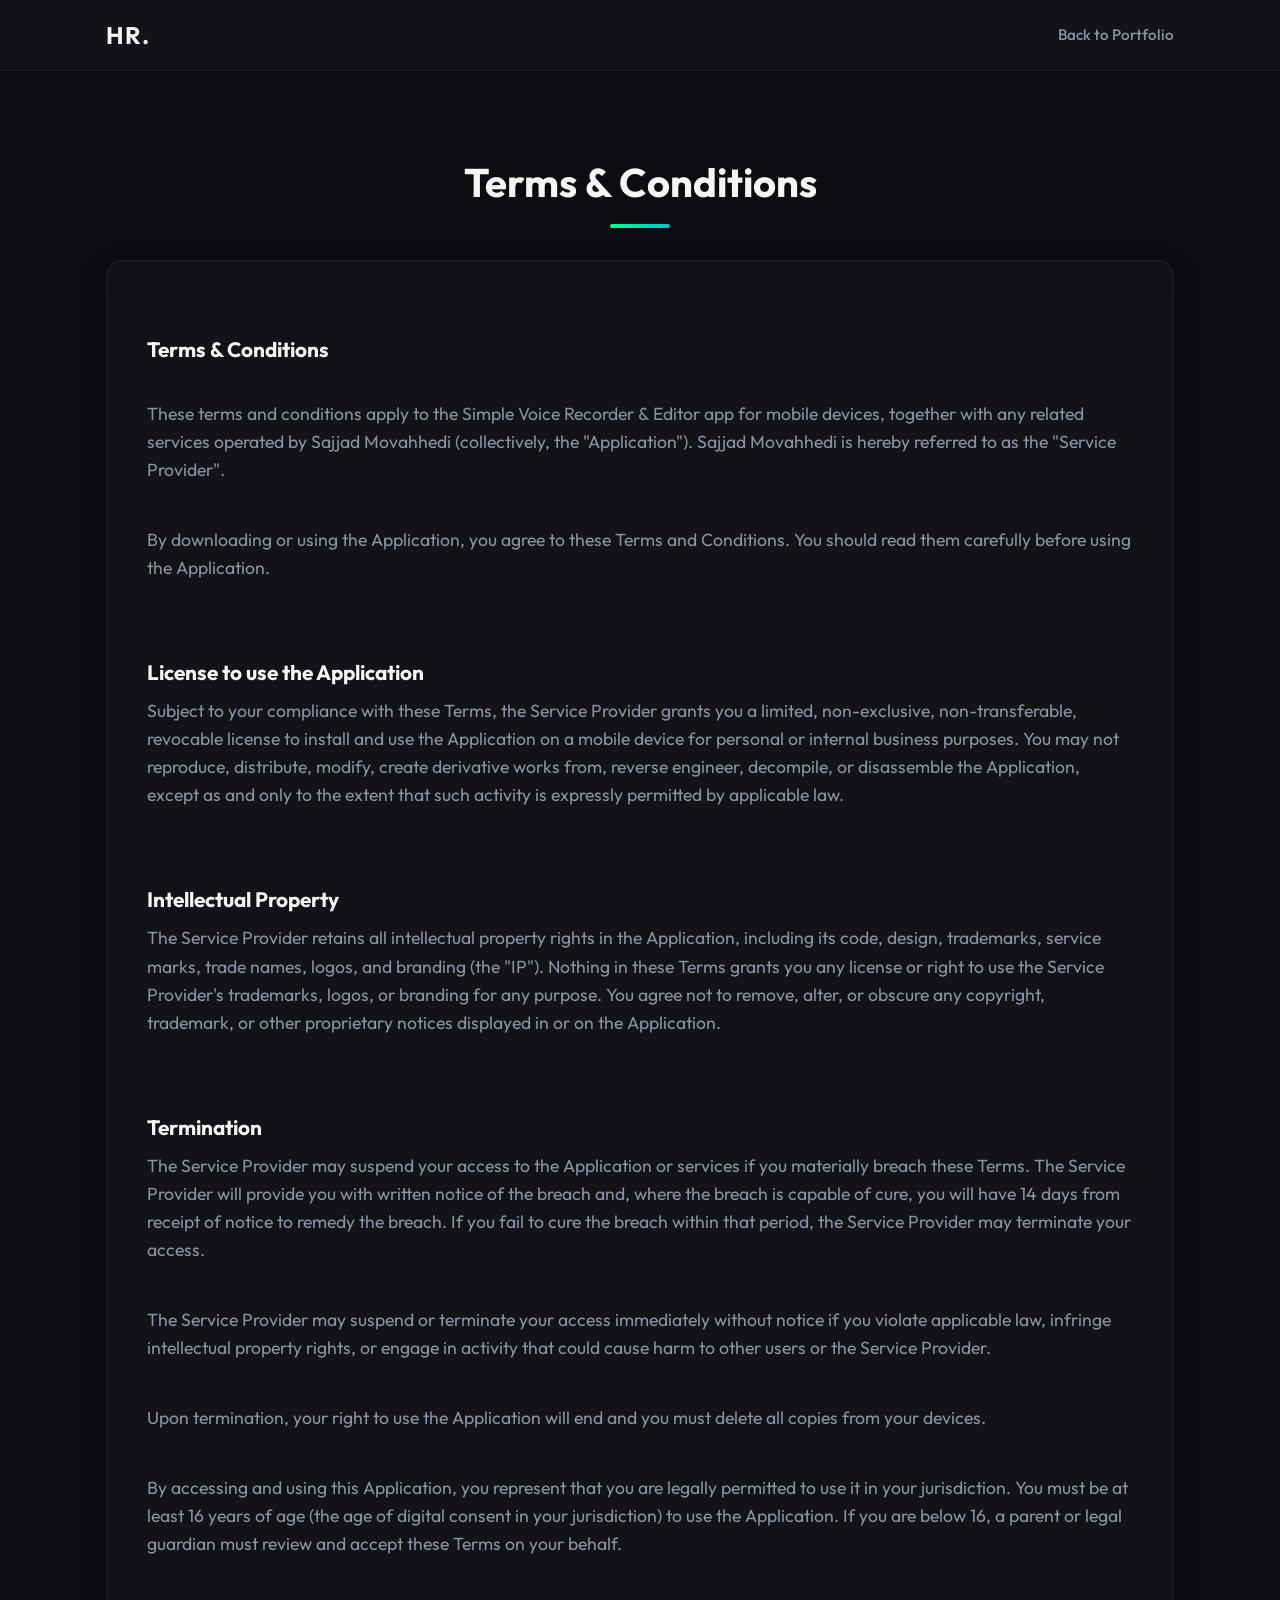
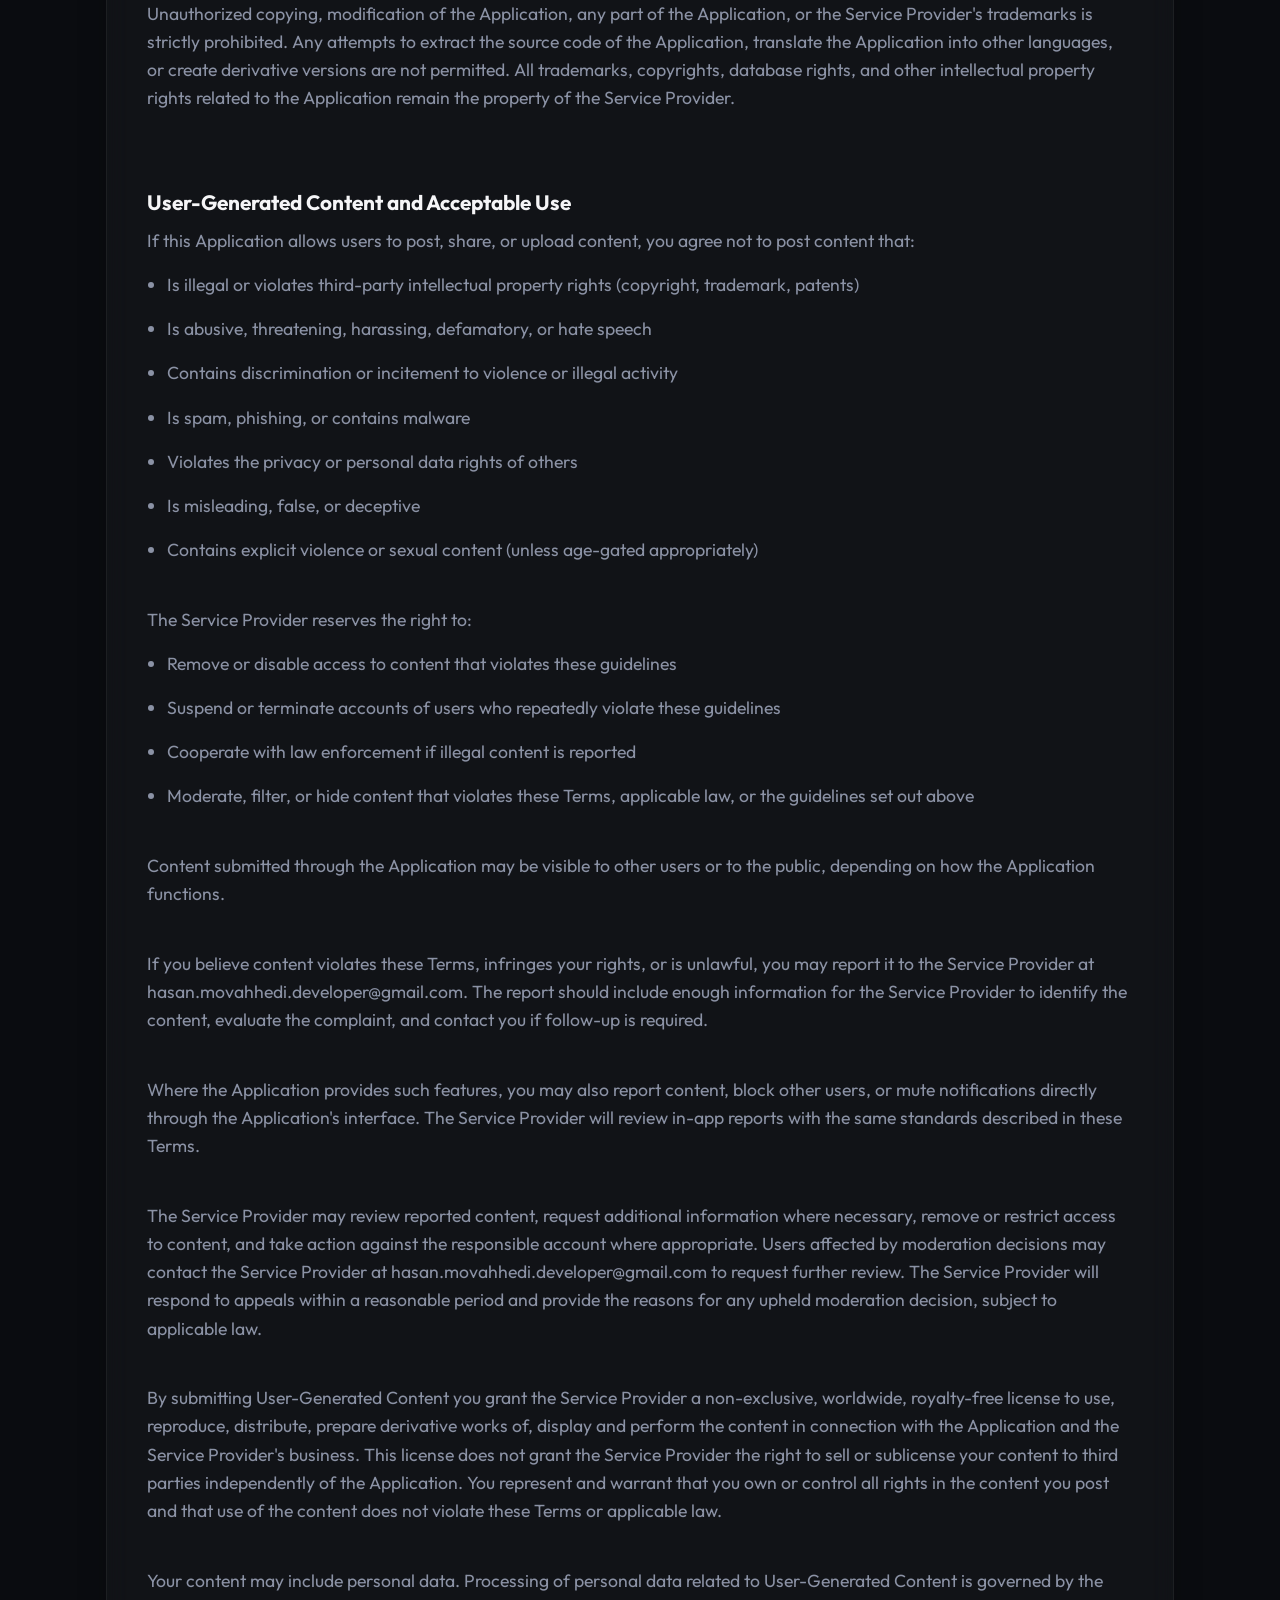
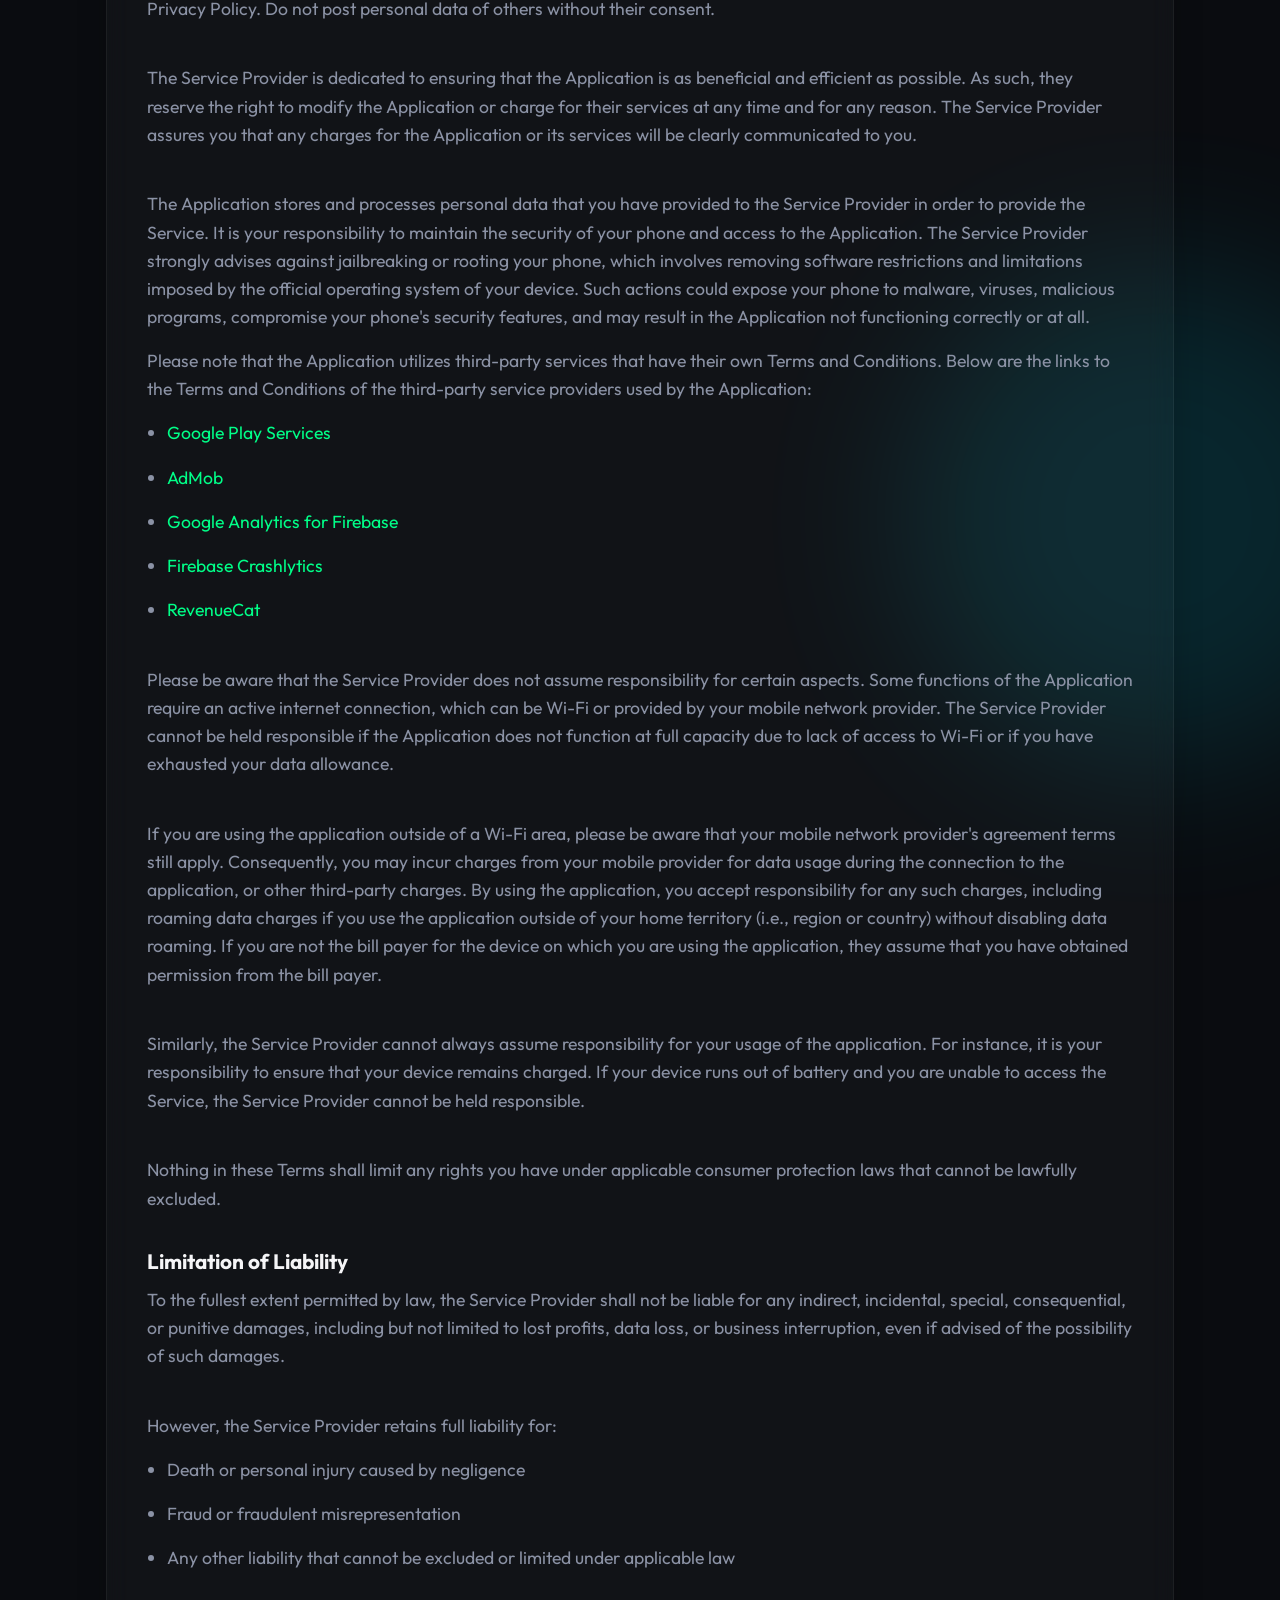
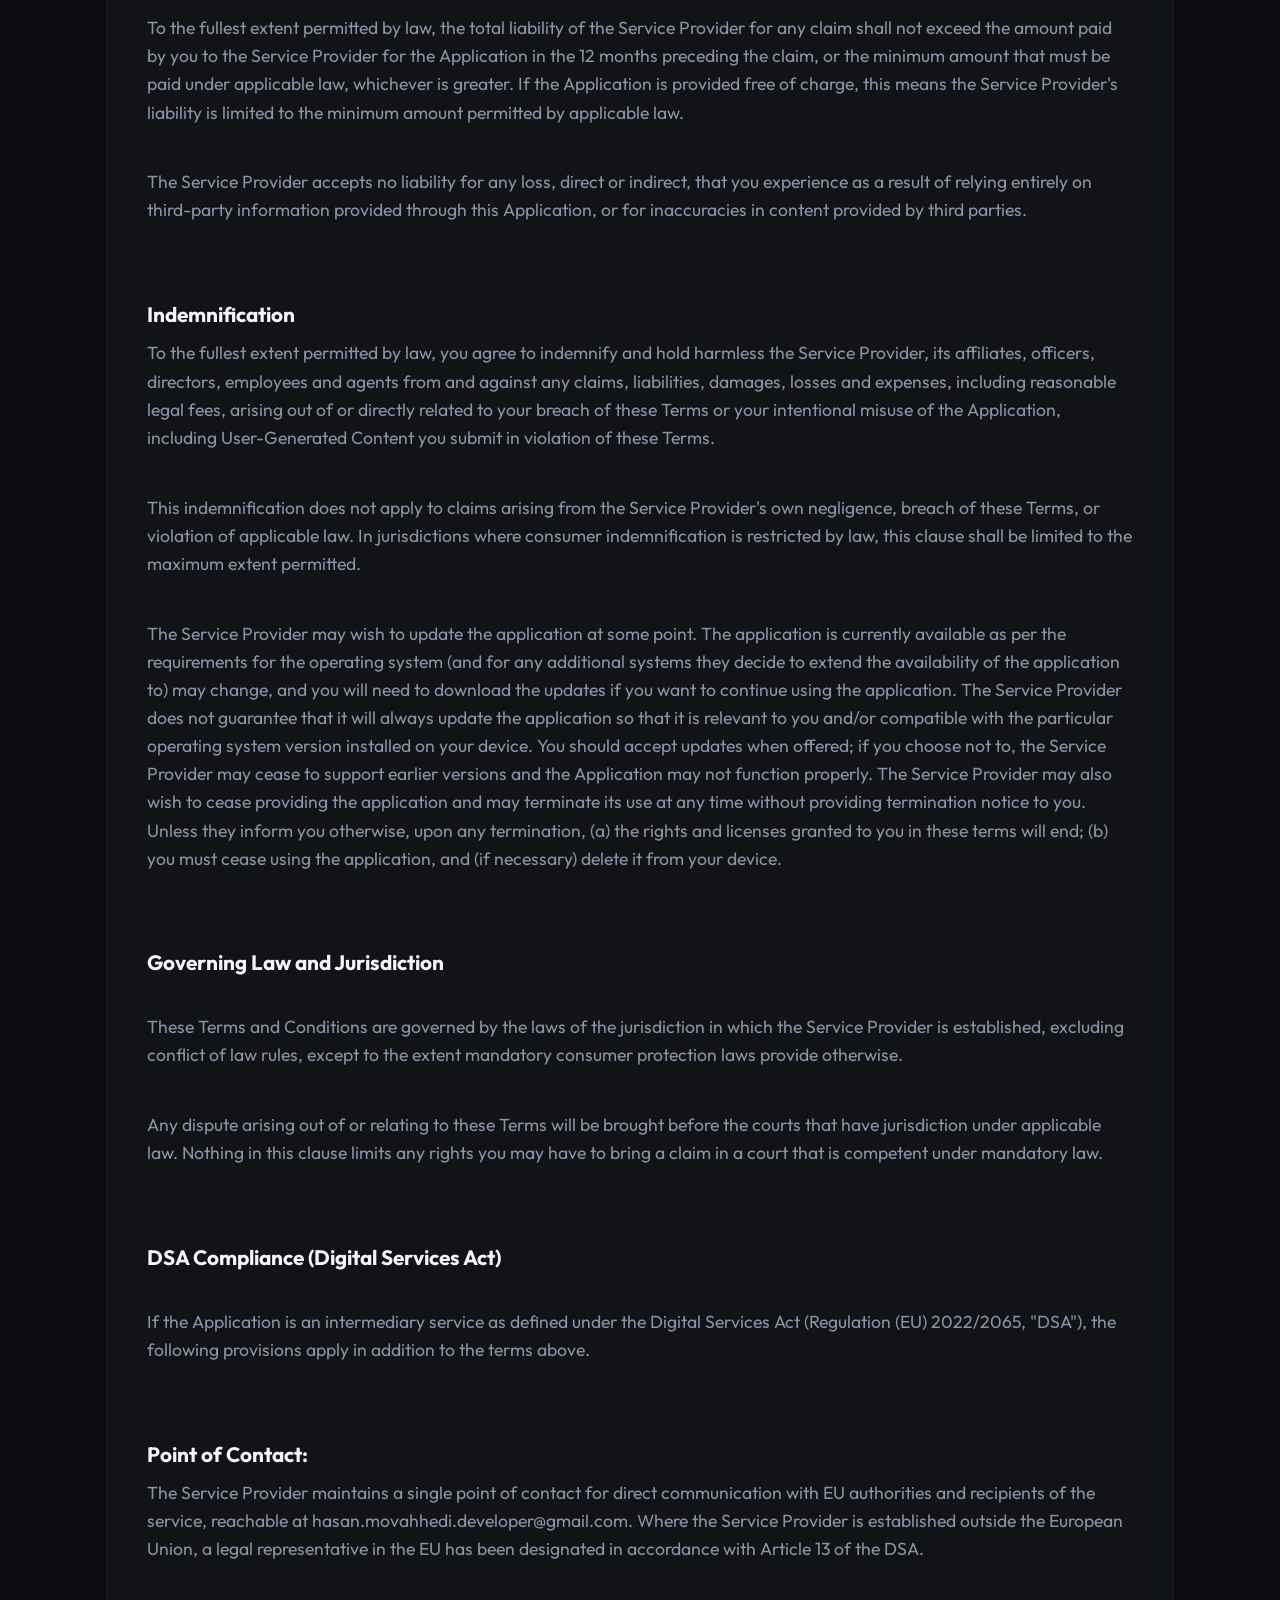
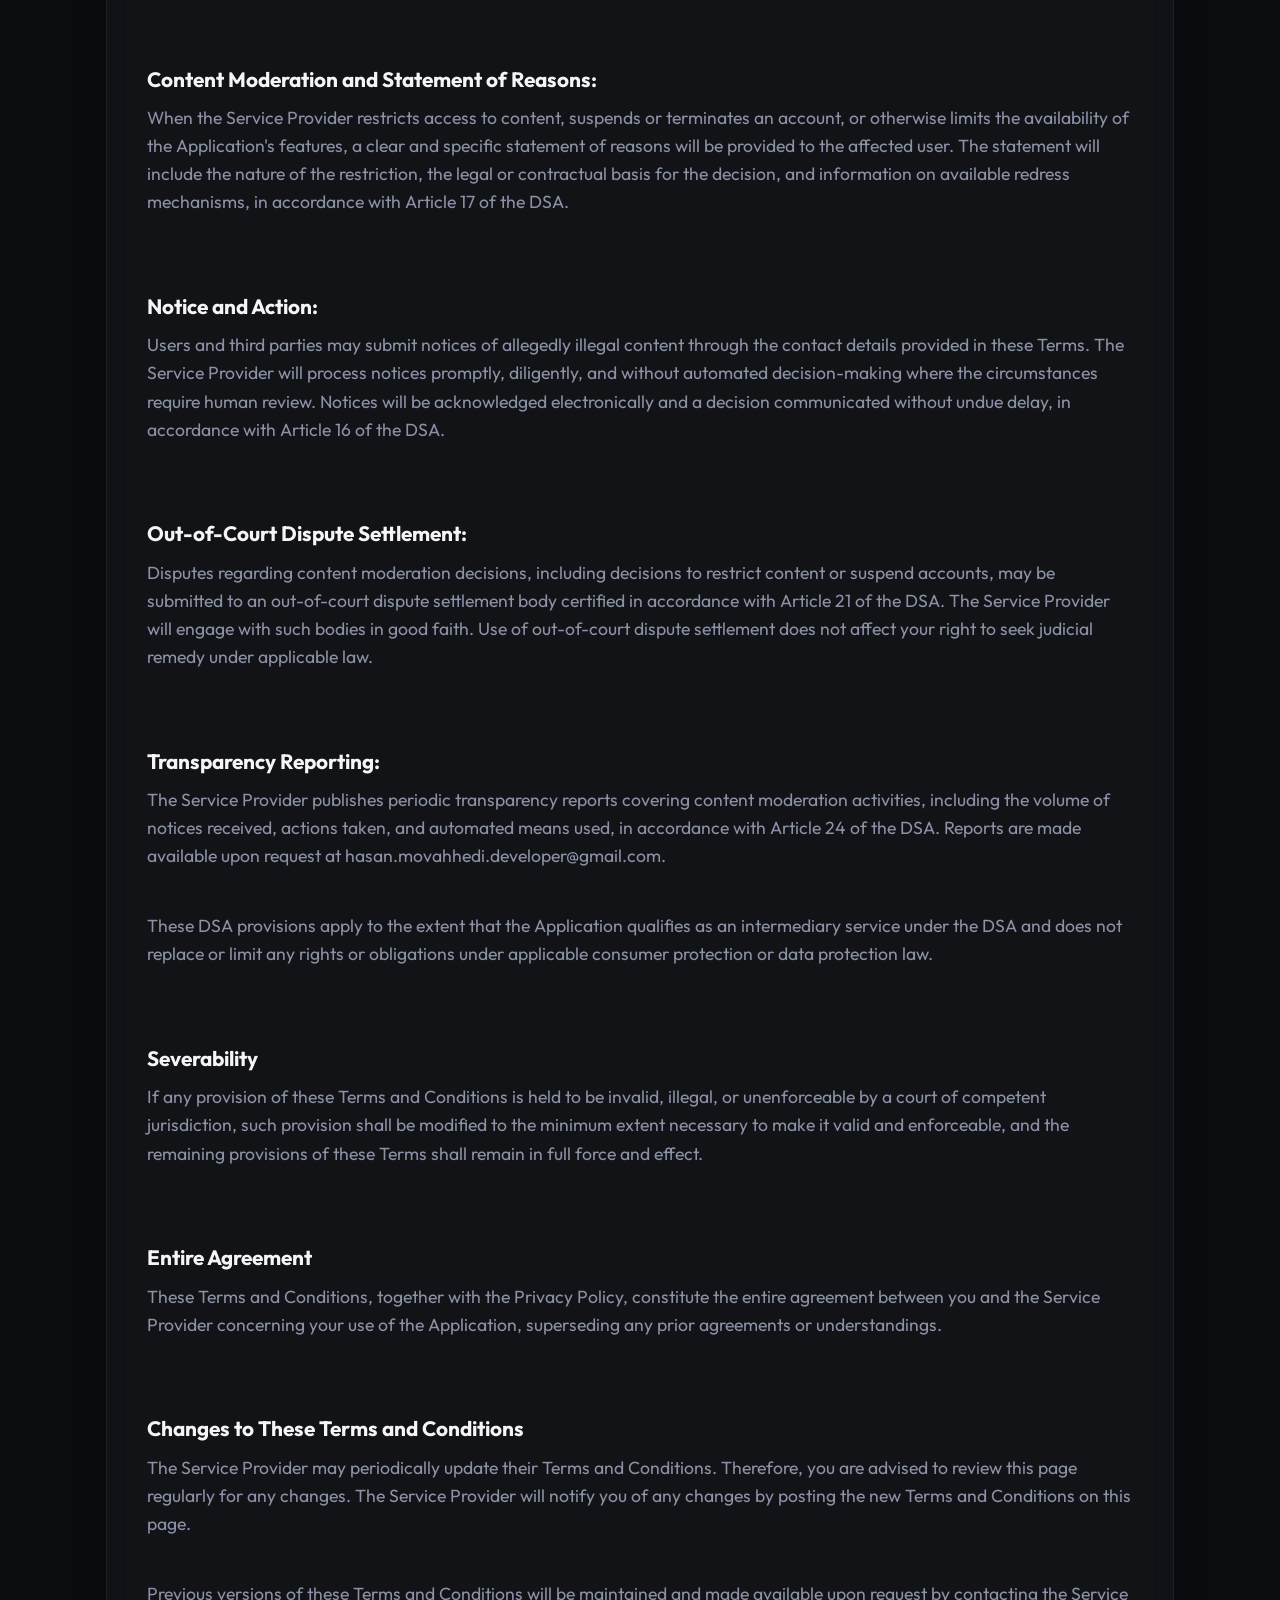
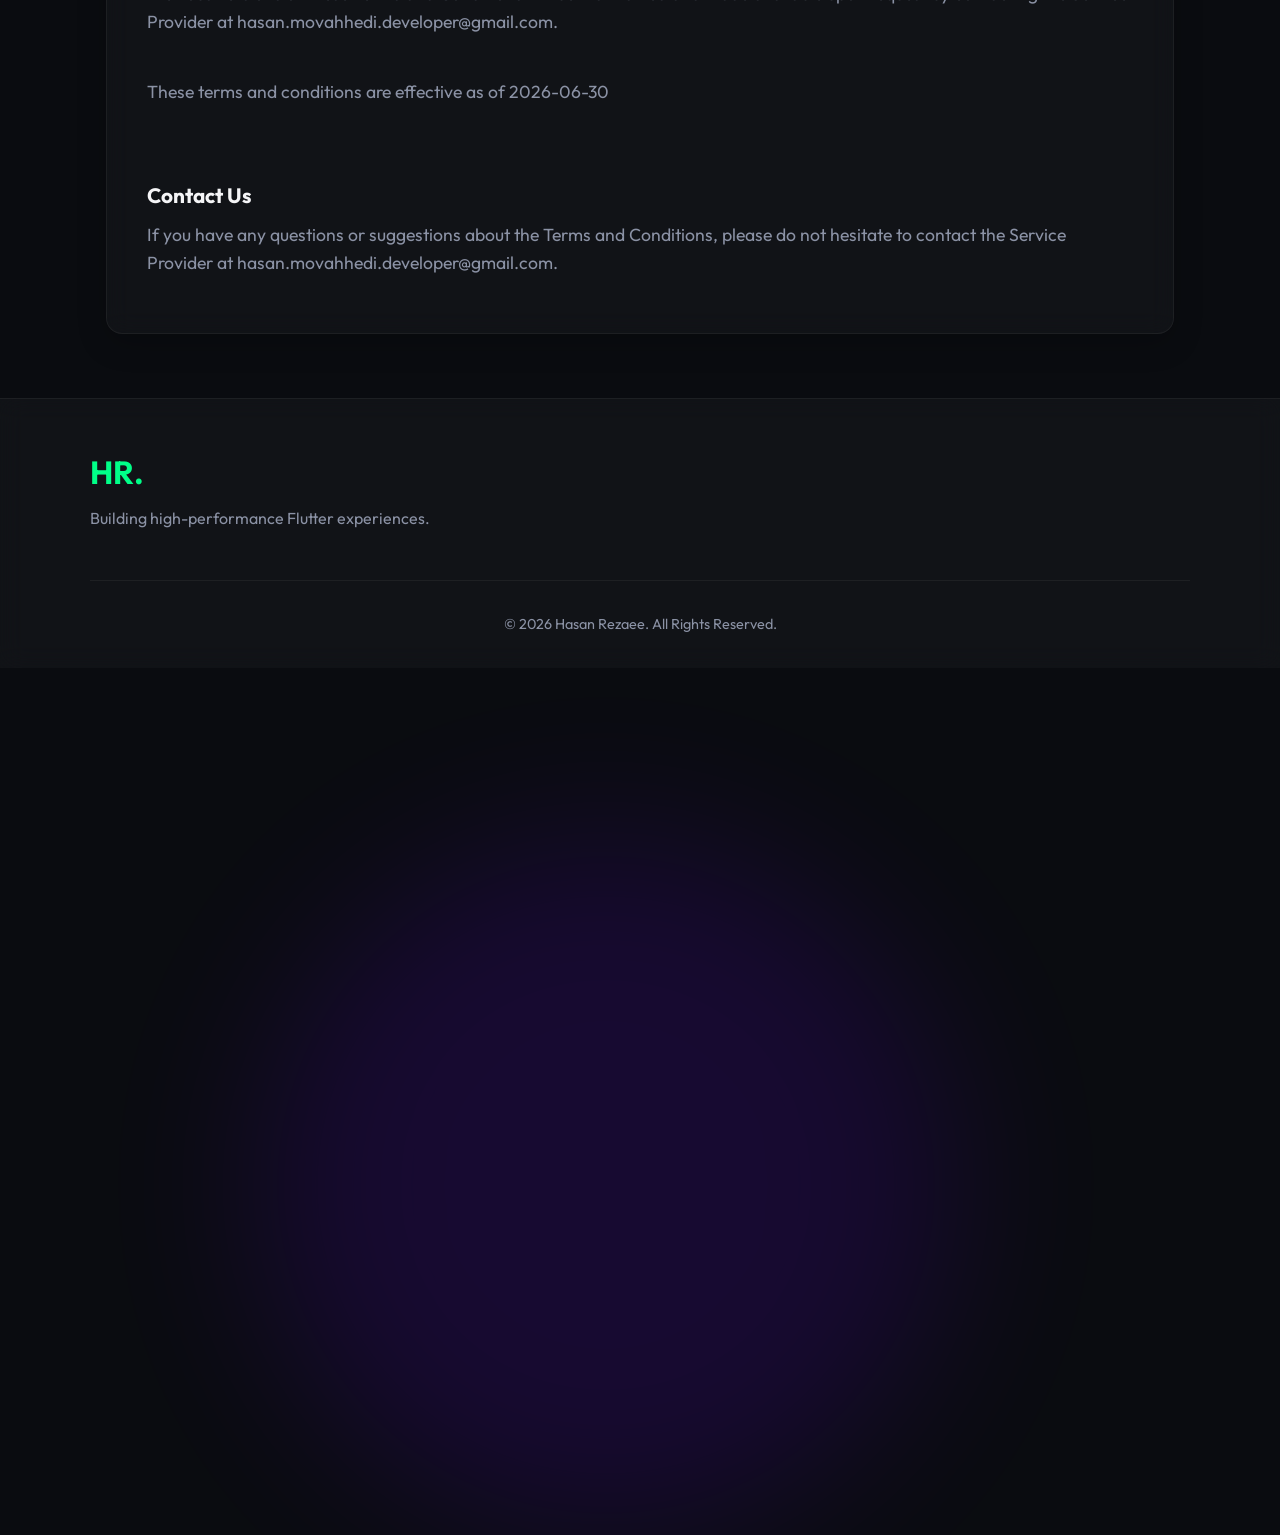
<file: terms_of_uses/voice_recorder_&_editor_az_tos.html>
<!DOCTYPE html>
<html lang="en">

<head>
    <meta charset="UTF-8">
    <meta name="viewport" content="width=device-width, initial-scale=1.0">
    <title>Terms &amp; Conditions | Simple Voice Recorder & Editor</title>

    <!-- Google Fonts -->
    <link rel="preconnect" href="https://fonts.googleapis.com">
    <link rel="preconnect" href="https://fonts.gstatic.com" crossorigin>
    <link href="https://fonts.googleapis.com/css2?family=Outfit:wght@300;400;500;600;700&display=swap" rel="stylesheet">

    <link rel="stylesheet" href="../css/style.css">
    <style>
        .policy-content p,
        .policy-content ul,
        .policy-content li {
            color: var(--text-secondary);
            font-size: 1.1rem;
            margin-bottom: 1rem;
        }

        .policy-content strong {
            color: var(--text-primary);
            font-size: 1.3rem;
            display: block;
            margin-top: 2rem;
            margin-bottom: 0.5rem;
        }

        .policy-content ul {
            padding-left: 20px;
            list-style-type: disc;
        }

        .policy-content a {
            color: var(--accent-primary);
        }

        .policy-content a:hover {
            color: var(--accent-secondary);
        }
    </style>
</head>

<body>
    <!-- Background elements for glassmorphism effect -->
    <div class="blob blob-1"></div>
    <div class="blob blob-2"></div>
    <div class="blob blob-3"></div>

    <nav class="navbar glass">
        <div class="nav-container">
            <a href="../index.html" class="logo">HR.</a>
            <ul class="nav-links">
                <li><a href="../index.html#apps">Back to Portfolio</a></li>
            </ul>
        </div>
    </nav>

    <main>
        <section class="about-section" style="padding-top: 150px;">
            <h2 class="section-title reveal"> Terms &amp; Conditions</h2>
            <div class="reveal glass card policy-content">
                <strong>Terms &amp; Conditions</strong><br>
                <p>These terms and conditions apply to the Simple Voice Recorder &amp; Editor app for mobile devices,
                    together with any related services operated by Sajjad Movahhedi (collectively, the "Application").
                    Sajjad Movahhedi is hereby referred to as the "Service Provider".</p><br>
                <p>By downloading or using the Application, you agree to these Terms and Conditions. You should read
                    them carefully before using the Application.</p><br>
                <div><strong>License to use the Application</strong>
                    <p>Subject to your compliance with these Terms, the Service Provider grants you a limited,
                        non-exclusive, non-transferable, revocable license to install and use the Application on a
                        mobile device for personal or internal business purposes. You may not reproduce, distribute,
                        modify, create derivative works from, reverse engineer, decompile, or disassemble the
                        Application, except as and only to the extent that such activity is expressly permitted by
                        applicable law.</p>
                </div><br><strong>Intellectual Property</strong>
                <p>The Service Provider retains all intellectual property rights in the Application, including its code,
                    design, trademarks, service marks, trade names, logos, and branding (the "IP"). Nothing in these
                    Terms grants you any license or right to use the Service Provider's trademarks, logos, or branding
                    for any purpose. You agree not to remove, alter, or obscure any copyright, trademark, or other
                    proprietary notices displayed in or on the Application.</p><br><strong>Termination</strong>
                <p>The Service Provider may suspend your access to the Application or services if you materially breach
                    these Terms. The Service Provider will provide you with written notice of the breach and, where the
                    breach is capable of cure, you will have 14 days from receipt of notice to remedy the breach. If you
                    fail to cure the breach within that period, the Service Provider may terminate your access.</p><br>
                <p>The Service Provider may suspend or terminate your access immediately without notice if you violate
                    applicable law, infringe intellectual property rights, or engage in activity that could cause harm
                    to other users or the Service Provider.</p><br>
                <p>Upon termination, your right to use the Application will end and you must delete all copies from your
                    devices.</p><br>
                <p>By accessing and using this Application, you represent that you are legally permitted to use it in
                    your jurisdiction. You must be at least 16 years of age (the age of digital consent in your
                    jurisdiction) to use the Application. If you are below 16, a parent or legal guardian must review
                    and accept these Terms on your behalf.</p>
                <div><br>
                    <p>Unauthorized copying, modification of the Application, any part of the Application, or the
                        Service Provider's trademarks is strictly prohibited. Any attempts to extract the source code of
                        the Application, translate the Application into other languages, or create derivative versions
                        are not permitted. All trademarks, copyrights, database rights, and other intellectual property
                        rights related to the Application remain the property of the Service Provider.</p>
                </div><br><strong>User-Generated Content and Acceptable Use</strong>
                <p>If this Application allows users to post, share, or upload content, you agree not to post content
                    that:</p>
                <ul>
                    <li>Is illegal or violates third-party intellectual property rights (copyright, trademark, patents)
                    </li>
                    <li>Is abusive, threatening, harassing, defamatory, or hate speech</li>
                    <li>Contains discrimination or incitement to violence or illegal activity</li>
                    <li>Is spam, phishing, or contains malware</li>
                    <li>Violates the privacy or personal data rights of others</li>
                    <li>Is misleading, false, or deceptive</li>
                    <li>Contains explicit violence or sexual content (unless age-gated appropriately)</li>
                </ul><br>
                <p>The Service Provider reserves the right to:</p>
                <ul>
                    <li>Remove or disable access to content that violates these guidelines</li>
                    <li>Suspend or terminate accounts of users who repeatedly violate these guidelines</li>
                    <li>Cooperate with law enforcement if illegal content is reported</li>
                    <li>Moderate, filter, or hide content that violates these Terms, applicable law, or the guidelines
                        set out above</li>
                </ul><br>
                <p>Content submitted through the Application may be visible to other users or to the public, depending
                    on how the Application functions.</p><br>
                <p>If you believe content violates these Terms, infringes your rights, or is unlawful, you may report it
                    to the Service Provider at hasan.movahhedi.developer@gmail.com. The report should include enough
                    information for the Service Provider to identify the content, evaluate the complaint, and contact
                    you if follow-up is required.</p>
                <br>
                <p>Where the Application provides such features, you may also report content, block other users, or mute
                    notifications directly through the Application's interface. The Service Provider will review in-app
                    reports with the same standards described in these Terms.</p><br>
                <p>The Service Provider may review reported content, request additional information where necessary,
                    remove or restrict access to content, and take action against the responsible account where
                    appropriate. Users affected by moderation decisions may contact the Service Provider at
                    hasan.movahhedi.developer@gmail.com to request further review. The Service Provider will respond to
                    appeals within a reasonable period and provide the reasons for any upheld moderation decision,
                    subject to applicable law.</p><br>
                <p>By submitting User-Generated Content you grant the Service Provider a non-exclusive, worldwide,
                    royalty-free license to use, reproduce, distribute, prepare derivative works of, display and perform
                    the content in connection with the Application and the Service Provider's business. This license
                    does not grant the Service Provider the right to sell or sublicense your content to third parties
                    independently of the Application. You represent and warrant that you own or control all rights in
                    the content you post and that use of the content does not violate these Terms or applicable law.</p>
                <br>
                <p>Your content may include personal data. Processing of personal data related to User-Generated Content
                    is governed by the Privacy Policy. Do not post personal data of others without their consent.</p>
                <br>
                <p>The Service Provider is dedicated to ensuring that the Application is as beneficial and efficient as
                    possible. As such, they reserve the right to modify the Application or charge for their services at
                    any time and for any reason. The Service Provider assures you that any charges for the Application
                    or its services will be clearly communicated to you.</p><br>
                <p>The Application stores and processes personal data that you have provided to the Service Provider in
                    order to provide the Service. It is your responsibility to maintain the security of your phone and
                    access to the Application. The Service Provider strongly advises against jailbreaking or rooting
                    your phone, which involves removing software restrictions and limitations imposed by the official
                    operating system of your device. Such actions could expose your phone to malware, viruses, malicious
                    programs, compromise your phone's security features, and may result in the Application not
                    functioning correctly or at all.</p>
                <div>
                    <p>Please note that the Application utilizes third-party services that have their own Terms and
                        Conditions. Below are the links to the Terms and Conditions of the third-party service providers
                        used by the Application:</p>
                    <ul>
                        <li><a href="https://policies.google.com/terms" target="_blank" rel="noopener noreferrer">Google
                                Play Services</a></li>
                        <li><a href="https://developers.google.com/admob/terms" target="_blank"
                                rel="noopener noreferrer">AdMob</a></li>
                        <li><a href="https://www.google.com/analytics/terms/" target="_blank"
                                rel="noopener noreferrer">Google Analytics for Firebase</a></li>
                        <li><a href="https://firebase.google.com/terms/crashlytics" target="_blank"
                                rel="noopener noreferrer">Firebase Crashlytics</a></li>
                        <li><a href="https://www.revenuecat.com/terms" target="_blank"
                                rel="noopener noreferrer">RevenueCat</a></li>
                    </ul>
                </div><br>
                <div>
                    <p>Please be aware that the Service Provider does not assume responsibility for certain aspects.
                        Some functions of the Application require an active internet connection, which can be Wi-Fi or
                        provided by your mobile network provider. The Service Provider cannot be held responsible if the
                        Application does not function at full capacity due to lack of access to Wi-Fi or if you have
                        exhausted your data allowance.</p><br>
                    <p>If you are using the application outside of a Wi-Fi area, please be aware that your mobile
                        network provider's agreement terms still apply. Consequently, you may incur charges from your
                        mobile provider for data usage during the connection to the application, or other third-party
                        charges. By using the application, you accept responsibility for any such charges, including
                        roaming data charges if you use the application outside of your home territory (i.e., region or
                        country) without disabling data roaming. If you are not the bill payer for the device on which
                        you are using the application, they assume that you have obtained permission from the bill
                        payer.</p>
                </div><!----><br>
                <p>Similarly, the Service Provider cannot always assume responsibility for your usage of the
                    application. For instance, it is your responsibility to ensure that your device remains charged. If
                    your device runs out of battery and you are unable to access the Service, the Service Provider
                    cannot be held responsible.</p><br>
                <p>Nothing in these Terms shall limit any rights you have under applicable consumer protection laws that
                    cannot be lawfully excluded.</p><strong>Limitation of Liability</strong>
                <p>To the fullest extent permitted by law, the Service Provider shall not be liable for any indirect,
                    incidental, special, consequential, or punitive damages, including but not limited to lost profits,
                    data loss, or business interruption, even if advised of the possibility of such damages.</p><br>
                <p>However, the Service Provider retains full liability for:</p>
                <ul>
                    <li>Death or personal injury caused by negligence</li>
                    <li>Fraud or fraudulent misrepresentation</li>
                    <li>Any other liability that cannot be excluded or limited under applicable law</li>
                </ul><br>
                <p>To the fullest extent permitted by law, the total liability of the Service Provider for any claim
                    shall not exceed the amount paid by you to the Service Provider for the Application in the 12 months
                    preceding the claim, or the minimum amount that must be paid under applicable law, whichever is
                    greater. If the Application is provided free of charge, this means the Service Provider's liability
                    is limited to the minimum amount permitted by applicable law.</p><br>
                <p>The Service Provider accepts no liability for any loss, direct or indirect, that you experience as a
                    result of relying entirely on third-party information provided through this Application, or for
                    inaccuracies in content provided by third parties.</p><br><strong>Indemnification</strong>
                <p>To the fullest extent permitted by law, you agree to indemnify and hold harmless the Service
                    Provider, its affiliates, officers, directors, employees and agents from and against any claims,
                    liabilities, damages, losses and expenses, including reasonable legal fees, arising out of or
                    directly related to your breach of these Terms or your intentional misuse of the Application,
                    including User-Generated Content you submit in violation of these Terms.</p><br>
                <p>This indemnification does not apply to claims arising from the Service Provider's own negligence,
                    breach of these Terms, or violation of applicable law. In jurisdictions where consumer
                    indemnification is restricted by law, this clause shall be limited to the maximum extent permitted.
                </p><br><!---->
                <p>The Service Provider may wish to update the application at some point. The application is currently
                    available as per the requirements for the operating system (and for any additional systems they
                    decide to extend the availability of the application to) may change, and you will need to download
                    the updates if you want to continue using the application. The Service Provider does not guarantee
                    that it will always update the application so that it is relevant to you and/or compatible with the
                    particular operating system version installed on your device. You should accept updates when
                    offered; if you choose not to, the Service Provider may cease to support earlier versions and the
                    Application may not function properly. The Service Provider may also wish to cease providing the
                    application and may terminate its use at any time without providing termination notice to you.
                    Unless they inform you otherwise, upon any termination, (a) the rights and licenses granted to you
                    in these terms will end; (b) you must cease using the application, and (if necessary) delete it from
                    your device.</p><br><strong>Governing Law and Jurisdiction</strong><br>
                <p>These Terms and Conditions are governed by the laws of the jurisdiction in which the Service Provider
                    is established, excluding conflict of law rules, except to the extent mandatory consumer protection
                    laws provide otherwise.</p><br>
                <p>Any dispute arising out of or relating to these Terms will be brought before the courts that have
                    jurisdiction under applicable law. Nothing in this clause limits any rights you may have to bring a
                    claim in a court that is competent under mandatory law.</p><br><strong>DSA Compliance (Digital
                    Services Act)</strong><br>
                <p>If the Application is an intermediary service as defined under the Digital Services Act (Regulation
                    (EU) 2022/2065, "DSA"), the following provisions apply in addition to the terms above.</p><br>
                <p><strong>Point of Contact: </strong>The Service Provider maintains a single point of contact for
                    direct communication with EU authorities and recipients of the service, reachable at
                    hasan.movahhedi.developer@gmail.com. Where the Service Provider is established outside the European
                    Union, a legal representative in the EU has been designated in accordance with Article 13 of the
                    DSA.</p><br><!----><br>
                <p><strong>Content Moderation and Statement of Reasons: </strong>When the Service Provider restricts
                    access to content, suspends or terminates an account, or otherwise limits the availability of the
                    Application's features, a clear and specific statement of reasons will be provided to the affected
                    user. The statement will include the nature of the restriction, the legal or contractual basis for
                    the decision, and information on available redress mechanisms, in accordance with Article 17 of the
                    DSA.</p><br>
                <p><strong>Notice and Action: </strong>Users and third parties may submit notices of allegedly illegal
                    content through the contact details provided in these Terms. The Service Provider will process
                    notices promptly, diligently, and without automated decision-making where the circumstances require
                    human review. Notices will be acknowledged electronically and a decision communicated without undue
                    delay, in accordance with Article 16 of the DSA.</p><br>
                <p><strong>Out-of-Court Dispute Settlement: </strong>Disputes regarding content moderation decisions,
                    including decisions to restrict content or suspend accounts, may be submitted to an out-of-court
                    dispute settlement body certified in accordance with Article 21 of the DSA. The Service Provider
                    will engage with such bodies in good faith. Use of out-of-court dispute settlement does not affect
                    your right to seek judicial remedy under applicable law.</p><br>
                <p><strong>Transparency Reporting: </strong>The Service Provider publishes periodic transparency reports
                    covering content moderation activities, including the volume of notices received, actions taken, and
                    automated means used, in accordance with Article 24 of the DSA. Reports are made available upon
                    request at hasan.movahhedi.developer@gmail.com.</p><br>
                <p>These DSA provisions apply to the extent that the Application qualifies as an intermediary service
                    under the DSA and does not replace or limit any rights or obligations under applicable consumer
                    protection or data protection law.</p><br><strong>Severability</strong>
                <p>If any provision of these Terms and Conditions is held to be invalid, illegal, or unenforceable by a
                    court of competent jurisdiction, such provision shall be modified to the minimum extent necessary to
                    make it valid and enforceable, and the remaining provisions of these Terms shall remain in full
                    force and effect.</p>
                <br><strong>Entire Agreement</strong>
                <p>These Terms and Conditions, together with the Privacy Policy, constitute the entire agreement between
                    you and the Service Provider concerning your use of the Application, superseding any prior
                    agreements or understandings.</p>
                <br><strong>Changes to These Terms and Conditions</strong>
                <p>The Service Provider may periodically update their Terms and Conditions. Therefore, you are advised
                    to review this page regularly for any changes. The Service Provider will notify you of any changes
                    by posting the new Terms and Conditions on this page.</p><br>
                <p>Previous versions of these Terms and Conditions will be maintained and made available upon request by
                    contacting the Service Provider at hasan.movahhedi.developer@gmail.com.</p><br>
                <p>These terms and conditions are effective as of 2026-06-30</p><br><strong>Contact Us</strong>
                <p>If you have any questions or suggestions about the Terms and Conditions, please do not hesitate to
                    contact the Service Provider at hasan.movahhedi.developer@gmail.com.</p>
            </div>
        </section>
    </main>

    <footer class="footer glass">
        <div class="footer-content">
            <div class="footer-info">
                <h3>HR.</h3>
                <p>Building high-performance Flutter experiences.</p>
            </div>
        </div>
        <div class="copyright">
            <p>&copy; 2026 Hasan Rezaee. All Rights Reserved.</p>
        </div>
    </footer>

    <script src="../js/main.js"></script>
</body>

</html>
</file>
<file: css/style.css>
/* ==========================================================================
   CSS Variables & Tokens (Premium Dark Mode)
   ========================================================================== */
   :root {
    /* Colors */
    --bg-primary: #0a0c10;
    --bg-secondary: #12141a;
    --text-primary: #f5f5f7;
    --text-secondary: #8b92a5;
    
    --accent-primary: #00ff88;
    --accent-secondary: #00bcd4;
    --gradient-1: linear-gradient(135deg, var(--accent-primary) 0%, var(--accent-secondary) 100%);
    
    /* Glassmorphism */
    --glass-bg: rgba(255, 255, 255, 0.03);
    --glass-border: rgba(255, 255, 255, 0.05);
    --glass-blur: blur(12px);
    
    /* Typography */
    --font-main: 'Outfit', sans-serif;
    
    /* Metrics */
    --border-radius: 16px;
    --container-width: 1100px;
}

/* ==========================================================================
   Reset & Base Styles
   ========================================================================== */
* {
    margin: 0;
    padding: 0;
    box-sizing: border-box;
}

html {
    scroll-behavior: smooth;
}

body {
    background-color: var(--bg-primary);
    color: var(--text-primary);
    font-family: var(--font-main);
    line-height: 1.6;
    overflow-x: hidden;
    position: relative;
}

a {
    text-decoration: none;
    color: inherit;
    transition: all 0.3s ease;
}

ul {
    list-style: none;
}

img {
    max-width: 100%;
    height: auto;
    display: block;
}

/* ==========================================================================
   Background Blobs (Ambient lighting)
   ========================================================================== */
.blob {
    position: absolute;
    filter: blur(80px);
    z-index: -1;
    opacity: 0.15;
    border-radius: 50%;
}

.blob-1 {
    top: -10%;
    left: -10%;
    width: 600px;
    height: 600px;
    background: var(--accent-primary);
}

.blob-2 {
    top: 40%;
    right: -10%;
    width: 500px;
    height: 500px;
    background: var(--accent-secondary);
}

.blob-3 {
    bottom: -10%;
    left: 20%;
    width: 700px;
    height: 700px;
    background: #6200ea;
}

/* ==========================================================================
   Utility Classes & Components
   ========================================================================== */
.glass {
    background: var(--glass-bg);
    backdrop-filter: var(--glass-blur);
    -webkit-backdrop-filter: var(--glass-blur);
    border: 1px solid var(--glass-border);
}

.card {
    border-radius: var(--border-radius);
    padding: 2.5rem;
    box-shadow: 0 10px 30px rgba(0, 0, 0, 0.2);
    transition: transform 0.3s ease, border-color 0.3s ease;
}

.card:hover {
    transform: translateY(-5px);
    border-color: rgba(255, 255, 255, 0.1);
}

.gradient-text {
    background: var(--gradient-1);
    -webkit-background-clip: text;
    -webkit-text-fill-color: transparent;
    background-clip: text;
}

.highlight {
    color: var(--accent-primary);
    font-weight: 500;
}

/* Buttons */
.btn {
    display: inline-flex;
    align-items: center;
    gap: 8px;
    padding: 12px 24px;
    border-radius: 30px;
    font-size: 1rem;
    font-weight: 600;
    cursor: pointer;
    border: none;
    outline: none;
}

.btn.small {
    padding: 8px 16px;
    font-size: 0.9rem;
}

.btn-primary {
    background: var(--gradient-1);
    color: #000;
    box-shadow: 0 4px 15px rgba(0, 255, 136, 0.2);
}

.btn-primary:hover {
    box-shadow: 0 6px 20px rgba(0, 255, 136, 0.4);
    transform: translateY(-2px);
}

.btn-outline {
    background: transparent;
    color: var(--text-primary);
    border: 1px solid var(--glass-border);
}

.btn-outline:hover {
    background: rgba(255, 255, 255, 0.05);
    border-color: rgba(255, 255, 255, 0.2);
}

/* Titles */
.section-title {
    font-size: 2.5rem;
    margin-bottom: 2rem;
    text-align: center;
}

.section-title::after {
    content: '';
    display: block;
    width: 60px;
    height: 4px;
    background: var(--gradient-1);
    margin: 10px auto 0;
    border-radius: 2px;
}

main section {
    max-width: var(--container-width);
    margin: 0 auto;
    padding: 6rem 1rem 2rem;
}

/* ==========================================================================
   Navigation
   ========================================================================== */
.navbar {
    position: fixed;
    top: 0;
    left: 0;
    width: 100%;
    z-index: 1000;
    padding: 1rem 0;
    border-top: none;
    border-left: none;
    border-right: none;
    border-radius: 0;
}

.nav-container {
    max-width: var(--container-width);
    margin: 0 auto;
    padding: 0 1rem;
    display: flex;
    justify-content: space-between;
    align-items: center;
}

.logo {
    font-size: 1.5rem;
    font-weight: 700;
    color: var(--text-primary);
    letter-spacing: 1px;
}

.nav-links {
    display: flex;
    gap: 2rem;
}

.nav-links a {
    font-size: 0.95rem;
    font-weight: 500;
    color: var(--text-secondary);
}

.nav-links a:hover {
    color: var(--accent-primary);
}

/* ==========================================================================
   Hero Section
   ========================================================================== */
.hero-section {
    display: flex;
    align-items: center;
    justify-content: space-between;
    min-height: 100vh;
    padding-top: 100px;
    gap: 2rem;
}

.hero-content {
    flex: 1;
}

.greeting {
    font-size: 1.2rem;
    color: var(--text-secondary);
    margin-bottom: 0.5rem;
}

.name {
    font-size: 4.5rem;
    line-height: 1.1;
    margin-bottom: 0.5rem;
    letter-spacing: -1px;
}

.title {
    font-size: 2rem;
    font-weight: 500;
    margin-bottom: 1.5rem;
}

.summary {
    color: var(--text-secondary);
    font-size: 1.1rem;
    max-width: 500px;
    margin-bottom: 2rem;
}

.cta-group {
    display: flex;
    gap: 1rem;
}

.hero-image {
    flex: 1;
    display: flex;
    justify-content: flex-end;
}

.image-wrapper {
    width: 400px;
    height: 400px;
    border-radius: 50%;
    overflow: hidden;
    padding: 10px;
    display: flex;
    align-items: center;
    justify-content: center;
}

.image-wrapper img {
    border-radius: 50%;
    width: 100%;
    height: 100%;
    object-fit: cover;
}

/* ==========================================================================
   About Section
   ========================================================================== */
.about-grid {
    display: grid;
    grid-template-columns: 3fr 2fr;
    gap: 3rem;
}

.about-text p {
    color: var(--text-secondary);
    font-size: 1.1rem;
    margin-bottom: 1rem;
}

.skills {
    display: flex;
    flex-wrap: wrap;
    gap: 10px;
    align-items: flex-start;
    align-content: flex-start;
}

.skill-tag {
    background: rgba(255, 255, 255, 0.05);
    border: 1px solid rgba(255, 255, 255, 0.1);
    padding: 6px 14px;
    border-radius: 20px;
    font-size: 0.85rem;
    color: var(--text-primary);
}

/* ==========================================================================
   Experience Section
   ========================================================================== */
.timeline {
    position: relative;
    padding-left: 30px;
}

.timeline::before {
    content: '';
    position: absolute;
    left: 0;
    top: 0;
    height: 100%;
    width: 2px;
    background: rgba(255, 255, 255, 0.1);
}

.timeline-item {
    position: relative;
    margin-bottom: 2rem;
}

.timeline-dot {
    position: absolute;
    left: -42px;
    top: 30px;
    width: 16px;
    height: 16px;
    border-radius: 50%;
    background: var(--accent-primary);
    box-shadow: 0 0 10px var(--accent-primary);
}

.timeline-date {
    color: var(--accent-secondary);
    font-weight: 600;
    display: block;
    margin-bottom: 0.5rem;
}

.timeline-content h3 {
    font-size: 1.4rem;
    margin-bottom: 0.2rem;
}

.timeline-content h4 {
    font-size: 1.1rem;
    color: var(--text-secondary);
    font-weight: 400;
    margin-bottom: 1rem;
}

.timeline-content p {
    color: var(--text-secondary);
}

/* ==========================================================================
   Apps Showcase Section
   ========================================================================== */
.apps-container {
    display: grid;
    grid-template-columns: repeat(2, 1fr);
    gap: 3rem;
}

.featured-app {
    display: flex;
    flex-direction: column;
    gap: 2rem;
    overflow: hidden;
    padding: 0;
}

.app-visual {
    width: 100%;
    background: #111;
    border-bottom: 1px solid var(--glass-border);
    display: flex;
    justify-content: center;
    align-items: center;
    padding: 0;
}

.app-visual img {
    width: 100%;
    height: auto;
    object-fit: cover;
    display: block;
}

.app-details {
    padding: 2.5rem;
}

.app-title {
    font-size: 2rem;
    margin-bottom: 0.5rem;
}

.app-timeline {
    color: var(--accent-secondary);
    font-weight: 500;
    margin-bottom: 1rem;
}

.app-description {
    color: var(--text-secondary);
    font-size: 1.1rem;
    margin-bottom: 1.5rem;
}

.app-tech {
    display: flex;
    gap: 15px;
    margin-bottom: 2rem;
}

.app-tech span {
    font-size: 0.9rem;
    color: var(--text-primary);
    opacity: 0.8;
}

.app-tech span::before {
    content: '→';
    color: var(--accent-primary);
    margin-right: 5px;
}

.app-links {
    display: flex;
    align-items: center;
    gap: 1rem;
    flex-wrap: wrap;
}

/* ==========================================================================
   Contact Section
   ========================================================================== */
.contact-card {
    text-align: center;
    max-width: 700px;
    margin: 0 auto;
}

.contact-card p {
    color: var(--text-secondary);
    font-size: 1.1rem;
    margin-bottom: 2rem;
}

.contact-links {
    display: flex;
    justify-content: center;
    gap: 1rem;
    flex-wrap: wrap;
}

/* ==========================================================================
   Footer
   ========================================================================== */
.footer {
    margin-top: 2rem;
    border-bottom: none;
    border-left: none;
    border-right: none;
    border-radius: 0;
    padding: 3rem 1rem 2rem;
}

.footer-content {
    max-width: var(--container-width);
    margin: 0 auto;
    display: flex;
    justify-content: space-between;
    margin-bottom: 3rem;
}

.footer-info h3 {
    font-size: 2rem;
    color: var(--accent-primary);
    margin-bottom: 0.5rem;
}

.footer-info p {
    color: var(--text-secondary);
}

.footer-links h4 {
    font-size: 1.2rem;
    margin-bottom: 1rem;
}

.footer-links ul li {
    margin-bottom: 0.5rem;
}

.footer-links a {
    color: var(--text-secondary);
}

.footer-links a:hover {
    color: var(--accent-primary);
}

.copyright {
    text-align: center;
    color: var(--text-secondary);
    font-size: 0.9rem;
    padding-top: 2rem;
    border-top: 1px solid var(--glass-border);
    max-width: var(--container-width);
    margin: 0 auto;
}

/* ==========================================================================
   Animations & Responsive
   ========================================================================== */
.reveal {
    opacity: 0;
    transform: translateY(30px);
    transition: all 0.8s ease;
}

.reveal.active {
    opacity: 1;
    transform: translateY(0);
}

@media (max-width: 900px) {
    .apps-container {
        grid-template-columns: 1fr;
    }

    .hero-section {
        flex-direction: column-reverse;
        text-align: center;
        padding-top: 120px;
    }
    
    .cta-group {
        justify-content: center;
    }
    
    .about-grid {
        grid-template-columns: 1fr;
    }

    .name {
        font-size: 3.5rem;
    }
}

/* ==========================================================================
   Ultra-Modern App Landing Page Styles (Wavly)
   ========================================================================== */
.landing-page-body {
    font-family: 'Plus Jakarta Sans', var(--font-main);
    background-color: #06080c;
    color: var(--text-primary);
}

/* Header & Brand */
.landing-header .navbar-landing {
    padding: 1.2rem 0;
    background: rgba(10, 12, 16, 0.7);
    backdrop-filter: blur(20px);
    -webkit-backdrop-filter: blur(20px);
    border-bottom: 1px solid rgba(255, 255, 255, 0.08);
}

.landing-brand {
    display: flex;
    align-items: center;
    gap: 10px;
    text-decoration: none;
}

.app-icon-mini {
    width: 38px;
    height: 38px;
    background: rgba(0, 255, 136, 0.1);
    border: 1px solid rgba(0, 255, 136, 0.25);
    border-radius: 10px;
    display: flex;
    align-items: center;
    justify-content: center;
    box-shadow: 0 0 15px rgba(0, 255, 136, 0.15);
}

.brand-text {
    font-size: 1.5rem;
    font-weight: 800;
    letter-spacing: -0.5px;
    color: #fff;
}

.brand-text .dot {
    color: var(--accent-primary);
}

.landing-nav-links a {
    font-size: 0.95rem;
    color: #a0a6b8;
    transition: color 0.25s ease;
}

.landing-nav-links a:hover {
    color: #fff;
}

.nav-back-link {
    color: var(--accent-primary) !important;
    font-weight: 600;
}

.btn-nav-cta {
    padding: 10px 20px;
    font-size: 0.9rem;
    border-radius: 24px;
}

/* Landing Hero Section */
.landing-hero {
    position: relative;
    padding-top: 140px;
    padding-bottom: 4rem;
    max-width: var(--container-width);
    margin: 0 auto;
    display: flex;
    flex-direction: column;
    align-items: center;
    text-align: center;
}

.hero-glow-effect {
    position: absolute;
    top: 50px;
    left: 50%;
    transform: translateX(-50%);
    width: 600px;
    height: 400px;
    background: radial-gradient(circle, rgba(0, 255, 136, 0.15) 0%, rgba(0, 188, 212, 0.1) 40%, rgba(0, 0, 0, 0) 70%);
    filter: blur(60px);
    z-index: -1;
    pointer-events: none;
}

.landing-pill-badge {
    display: inline-flex;
    align-items: center;
    gap: 8px;
    padding: 8px 20px;
    border-radius: 30px;
    background: rgba(255, 255, 255, 0.04);
    border: 1px solid rgba(255, 255, 255, 0.1);
    font-size: 0.88rem;
    font-weight: 500;
    color: #d1d5db;
    margin-bottom: 2rem;
    backdrop-filter: blur(10px);
}

.pill-sparkle {
    font-size: 1rem;
}

.pill-divider {
    color: rgba(255, 255, 255, 0.2);
}

.pill-highlight {
    color: var(--accent-primary);
    font-weight: 600;
}

.landing-title {
    font-size: 4.2rem;
    font-weight: 800;
    line-height: 1.1;
    letter-spacing: -1.5px;
    margin-bottom: 1.5rem;
    color: #fff;
}

.landing-lead {
    font-size: 1.25rem;
    color: #94a3b8;
    max-width: 720px;
    line-height: 1.7;
    margin-bottom: 2.5rem;
}

.landing-cta-wrapper {
    display: flex;
    align-items: center;
    gap: 1.2rem;
    margin-bottom: 3.5rem;
}

.btn-hero-main {
    display: inline-flex;
    align-items: center;
    gap: 12px;
    padding: 16px 32px;
    border-radius: 35px;
    background: var(--gradient-1);
    color: #000;
    font-weight: 700;
    font-size: 1.05rem;
    box-shadow: 0 10px 30px rgba(0, 255, 136, 0.3);
    transition: all 0.3s cubic-bezier(0.4, 0, 0.2, 1);
}

.btn-hero-main:hover {
    transform: translateY(-3px) scale(1.02);
    box-shadow: 0 15px 40px rgba(0, 255, 136, 0.45);
}

.btn-hero-secondary {
    display: inline-flex;
    align-items: center;
    gap: 8px;
    padding: 16px 28px;
    border-radius: 35px;
    background: rgba(255, 255, 255, 0.05);
    border: 1px solid rgba(255, 255, 255, 0.12);
    color: #fff;
    font-weight: 600;
    font-size: 1rem;
    transition: all 0.3s ease;
}

.btn-hero-secondary:hover {
    background: rgba(255, 255, 255, 0.1);
    border-color: rgba(255, 255, 255, 0.25);
    transform: translateY(-2px);
}

.hero-trust-metrics {
    display: flex;
    align-items: center;
    gap: 2rem;
    padding: 1rem 2rem;
    border-radius: 20px;
    background: rgba(255, 255, 255, 0.02);
    border: 1px solid rgba(255, 255, 255, 0.06);
    margin-bottom: 4rem;
}

.metric-item {
    display: flex;
    flex-direction: column;
    align-items: center;
}

.metric-val {
    font-size: 1.3rem;
    font-weight: 800;
    color: var(--accent-primary);
}

.metric-lbl {
    font-size: 0.82rem;
    color: #64748b;
    font-weight: 500;
}

.metric-divider {
    width: 1px;
    height: 30px;
    background: rgba(255, 255, 255, 0.08);
}

/* Phone Mockup Frame */
.landing-hero-visual {
    width: 100%;
    display: flex;
    justify-content: center;
    position: relative;
}

.phone-mockup-wrapper {
    position: relative;
    display: inline-block;
}

.phone-frame-container {
    width: 320px;
    height: 640px;
    border-radius: 45px;
    background: #000;
    border: 10px solid #1e293b;
    box-shadow: 0 25px 60px rgba(0, 0, 0, 0.6), 0 0 40px rgba(0, 255, 136, 0.15);
    position: relative;
    overflow: hidden;
}

.phone-speaker {
    position: absolute;
    top: 12px;
    left: 50%;
    transform: translateX(-50%);
    width: 60px;
    height: 5px;
    background: #334155;
    border-radius: 10px;
    z-index: 10;
}

.phone-camera {
    position: absolute;
    top: 10px;
    right: 90px;
    width: 10px;
    height: 10px;
    background: #1e293b;
    border-radius: 50%;
    z-index: 10;
}

.phone-screen {
    width: 100%;
    height: 100%;
    background: #0b0f17;
    overflow: hidden;
}

.phone-img {
    width: 100%;
    height: 100%;
    object-fit: cover;
    transition: opacity 0.3s ease;
}

.phone-glass-shine {
    position: absolute;
    top: 0;
    left: 0;
    width: 100%;
    height: 100%;
    background: linear-gradient(135deg, rgba(255, 255, 255, 0.08) 0%, rgba(255, 255, 255, 0) 50%);
    pointer-events: none;
}

/* Floating Badges */
.floating-badge {
    position: absolute;
    display: flex;
    align-items: center;
    gap: 12px;
    padding: 14px 20px;
    border-radius: 18px;
    background: rgba(15, 23, 42, 0.85);
    backdrop-filter: blur(16px);
    border: 1px solid rgba(255, 255, 255, 0.12);
    box-shadow: 0 15px 35px rgba(0, 0, 0, 0.4);
    animation: float 4s ease-in-out infinite;
    z-index: 15;
}

.badge-top-left {
    top: 60px;
    left: -140px;
    animation-delay: 0s;
}

.badge-bottom-right {
    bottom: 80px;
    right: -140px;
    animation-delay: 2s;
}

@keyframes float {
    0%, 100% { transform: translateY(0); }
    50% { transform: translateY(-10px); }
}

.badge-icon-wrap {
    font-size: 1.5rem;
}

.badge-text {
    display: flex;
    flex-direction: column;
    text-align: left;
}

.badge-text strong {
    font-size: 0.95rem;
    color: #fff;
}

.badge-text span {
    font-size: 0.8rem;
    color: var(--accent-primary);
}

/* Ticker Ribbon */
.ticker-ribbon {
    width: 100%;
    background: linear-gradient(90deg, rgba(0, 255, 136, 0.08) 0%, rgba(0, 188, 212, 0.08) 100%);
    border-y: 1px solid rgba(0, 255, 136, 0.15);
    padding: 18px 0;
    overflow: hidden;
    margin: 3rem 0;
}

.ticker-content {
    display: flex;
    justify-content: center;
    gap: 2rem;
    font-weight: 700;
    font-size: 0.88rem;
    letter-spacing: 2px;
    color: var(--accent-primary);
    white-space: nowrap;
}

/* Bento Grid Features */
.bento-section {
    max-width: var(--container-width);
    margin: 4rem auto;
    padding: 0 1rem;
}

.section-header.center {
    text-align: center;
    margin-bottom: 3.5rem;
}

.section-badge {
    font-size: 0.82rem;
    font-weight: 700;
    letter-spacing: 2px;
    color: var(--accent-primary);
    margin-bottom: 0.5rem;
    display: block;
}

.section-heading {
    font-size: 2.8rem;
    font-weight: 800;
    letter-spacing: -1px;
    color: #fff;
    margin-bottom: 0.8rem;
}

.section-subheading {
    font-size: 1.15rem;
    color: #94a3b8;
}

.bento-grid {
    display: grid;
    grid-template-columns: repeat(3, 1fr);
    gap: 1.8rem;
}

.bento-card {
    border-radius: 24px;
    padding: 2.2rem;
    background: rgba(15, 23, 42, 0.4);
    border: 1px solid rgba(255, 255, 255, 0.08);
    display: flex;
    flex-direction: column;
    justify-content: space-between;
    transition: all 0.3s ease;
}

.bento-card:hover {
    transform: translateY(-6px);
    border-color: rgba(0, 255, 136, 0.3);
    box-shadow: 0 20px 40px rgba(0, 0, 0, 0.3);
}

.bento-card.card-large {
    grid-column: span 2;
}

.bento-card-header {
    display: flex;
    justify-content: space-between;
    align-items: center;
    margin-bottom: 1.5rem;
}

.bento-icon-glow {
    width: 54px;
    height: 54px;
    border-radius: 16px;
    background: rgba(255, 255, 255, 0.04);
    border: 1px solid rgba(255, 255, 255, 0.1);
    display: flex;
    align-items: center;
    justify-content: center;
    margin-bottom: 1.2rem;
}

.bento-tag {
    font-size: 0.75rem;
    font-weight: 700;
    letter-spacing: 1px;
    padding: 4px 12px;
    border-radius: 12px;
    background: rgba(0, 255, 136, 0.1);
    color: var(--accent-primary);
}

.bento-card h3 {
    font-size: 1.45rem;
    font-weight: 700;
    color: #fff;
    margin-bottom: 0.8rem;
}

.bento-card p {
    color: #94a3b8;
    font-size: 1rem;
    line-height: 1.6;
}

.bento-preview-graphic {
    margin-top: 2rem;
    padding: 1.5rem;
    border-radius: 16px;
    background: rgba(0, 0, 0, 0.3);
    border: 1px solid rgba(255, 255, 255, 0.05);
}

.sound-wave-bars {
    display: flex;
    align-items: center;
    justify-content: center;
    gap: 8px;
    height: 50px;
}

.sound-wave-bars span {
    width: 6px;
    background: var(--gradient-1);
    border-radius: 10px;
    animation: wavePulse 1.5s ease-in-out infinite alternate;
}

@keyframes wavePulse {
    0% { transform: scaleY(0.4); }
    100% { transform: scaleY(1); }
}

.cloud-sync-demo {
    margin-top: 1.5rem;
    padding: 1rem;
    border-radius: 14px;
    background: rgba(0, 0, 0, 0.3);
    text-align: center;
}

.sync-pill {
    font-size: 0.9rem;
    color: #cbd5e1;
}

.sync-status {
    color: var(--accent-primary);
    font-weight: 700;
    margin-left: 10px;
}

/* Side-by-Side Horizontal Screenshots Track & Controls */
.screenshots-section {
    max-width: var(--container-width);
    margin: 5rem auto;
    padding: 0 1rem;
}

.section-header-wrap {
    display: flex;
    justify-content: space-between;
    align-items: flex-end;
    margin-bottom: 2.5rem;
}

.slider-controls {
    display: flex;
    gap: 12px;
}

.slider-btn {
    width: 48px;
    height: 48px;
    border-radius: 50%;
    background: rgba(255, 255, 255, 0.05);
    border: 1px solid rgba(255, 255, 255, 0.12);
    color: #fff;
    display: flex;
    align-items: center;
    justify-content: center;
    cursor: pointer;
    transition: all 0.3s ease;
}

.slider-btn:hover {
    background: var(--accent-primary);
    border-color: var(--accent-primary);
    color: #000;
    transform: scale(1.08);
    box-shadow: 0 0 20px rgba(0, 255, 136, 0.4);
}

.horizontal-phone-track-wrapper {
    position: relative;
    width: 100%;
}

.horizontal-phone-track {
    display: flex;
    gap: 2rem;
    overflow-x: auto;
    scroll-behavior: smooth;
    scroll-snap-type: x mandatory;
    padding: 1.5rem 0.5rem 2.5rem;
    scrollbar-width: thin;
    scrollbar-color: var(--accent-primary) rgba(255, 255, 255, 0.05);
}

.horizontal-phone-track::-webkit-scrollbar {
    height: 6px;
}

.horizontal-phone-track::-webkit-scrollbar-track {
    background: rgba(255, 255, 255, 0.03);
    border-radius: 10px;
}

.horizontal-phone-track::-webkit-scrollbar-thumb {
    background: var(--gradient-1);
    border-radius: 10px;
}

.phone-card-item {
    flex: 0 0 auto;
    scroll-snap-align: start;
    cursor: pointer;
    display: flex;
    flex-direction: column;
    align-items: center;
}

.mini-phone-frame {
    width: 250px;
    height: 510px;
    border-radius: 40px;
    background: #000;
    border: 7px solid #1e293b;
    box-shadow: 0 20px 45px rgba(0, 0, 0, 0.55), 0 0 25px rgba(0, 255, 136, 0.12);
    position: relative;
    overflow: hidden;
    transition: all 0.35s cubic-bezier(0.4, 0, 0.2, 1);
}

.phone-card-item:hover .mini-phone-frame {
    transform: translateY(-12px) scale(1.03);
    border-color: var(--accent-primary);
    box-shadow: 0 30px 65px rgba(0, 0, 0, 0.7), 0 0 35px rgba(0, 255, 136, 0.35);
}

.mini-speaker {
    position: absolute;
    top: 10px;
    left: 50%;
    transform: translateX(-50%);
    width: 50px;
    height: 4px;
    background: #334155;
    border-radius: 10px;
    z-index: 10;
}

.mini-camera {
    position: absolute;
    top: 8px;
    right: 70px;
    width: 8px;
    height: 8px;
    background: #1e293b;
    border-radius: 50%;
    z-index: 10;
}

.mini-screen {
    width: 100%;
    height: 100%;
    background: #0b0f17;
    overflow: hidden;
}

.mini-screen img {
    width: 100%;
    height: 100%;
    object-fit: cover;
    display: block;
}

.mini-glass-overlay {
    position: absolute;
    top: 0;
    left: 0;
    width: 100%;
    height: 100%;
    background: linear-gradient(135deg, rgba(255, 255, 255, 0.08) 0%, rgba(255, 255, 255, 0) 50%);
    pointer-events: none;
}

.zoom-hover-badge {
    position: absolute;
    bottom: 15px;
    left: 50%;
    transform: translateX(-50%) translateY(20px);
    opacity: 0;
    background: rgba(0, 255, 136, 0.9);
    color: #000;
    font-weight: 700;
    font-size: 0.8rem;
    padding: 6px 16px;
    border-radius: 20px;
    transition: all 0.3s ease;
    box-shadow: 0 4px 15px rgba(0, 0, 0, 0.4);
    pointer-events: none;
}

.phone-card-item:hover .zoom-hover-badge {
    transform: translateX(-50%) translateY(0);
    opacity: 1;
}

.phone-item-caption {
    text-align: center;
    margin-top: 1.2rem;
}

.phone-item-caption h4 {
    font-size: 1.1rem;
    font-weight: 700;
    color: #fff;
    margin-bottom: 2px;
}

.phone-item-caption span {
    font-size: 0.85rem;
    color: var(--accent-primary);
}

/* Lightbox Modal */
.lightbox-modal {
    position: fixed;
    top: 0;
    left: 0;
    width: 100vw;
    height: 100vh;
    background: rgba(5, 8, 14, 0.92);
    backdrop-filter: blur(25px);
    -webkit-backdrop-filter: blur(25px);
    z-index: 2000;
    display: flex;
    align-items: center;
    justify-content: center;
    opacity: 0;
    pointer-events: none;
    transition: opacity 0.35s ease;
}

.lightbox-modal.active {
    opacity: 1;
    pointer-events: auto;
}

.lightbox-content {
    position: relative;
    max-width: 90vw;
    max-height: 90vh;
    display: flex;
    flex-direction: column;
    align-items: center;
}

.lightbox-content img {
    max-width: 85vw;
    max-height: 75vh;
    border-radius: 24px;
    border: 2px solid rgba(255, 255, 255, 0.15);
    box-shadow: 0 25px 70px rgba(0, 0, 0, 0.8), 0 0 40px rgba(0, 255, 136, 0.2);
}

.lightbox-caption {
    margin-top: 1.2rem;
    font-size: 1.2rem;
    font-weight: 700;
    color: #fff;
    text-align: center;
}

.lightbox-close {
    position: absolute;
    top: -45px;
    right: 0;
    background: rgba(255, 255, 255, 0.1);
    border: 1px solid rgba(255, 255, 255, 0.2);
    color: #fff;
    font-size: 2rem;
    width: 44px;
    height: 44px;
    border-radius: 50%;
    cursor: pointer;
    display: flex;
    align-items: center;
    justify-content: center;
    transition: all 0.25s ease;
}

.lightbox-close:hover {
    background: var(--accent-primary);
    color: #000;
}

/* About Creator */
.about-creator-section {
    max-width: var(--container-width);
    margin: 5rem auto;
    padding: 0 1rem;
}

.about-card-banner {
    border-radius: 28px;
    padding: 3.5rem;
    display: grid;
    grid-template-columns: 2fr 1fr;
    gap: 3rem;
    align-items: center;
    background: linear-gradient(135deg, rgba(15, 23, 42, 0.7) 0%, rgba(30, 41, 59, 0.4) 100%);
    border: 1px solid rgba(255, 255, 255, 0.1);
}

.about-content-left h2 {
    font-size: 2.2rem;
    font-weight: 800;
    color: #fff;
    margin-bottom: 1rem;
}

.about-content-left p {
    color: #94a3b8;
    font-size: 1.1rem;
    line-height: 1.7;
    margin-bottom: 1.8rem;
}

.creator-tags {
    display: flex;
    flex-wrap: wrap;
    gap: 10px;
}

.creator-tags .tag {
    font-size: 0.85rem;
    padding: 6px 14px;
    border-radius: 20px;
    background: rgba(255, 255, 255, 0.05);
    border: 1px solid rgba(255, 255, 255, 0.1);
    color: #e2e8f0;
}

.about-actions-right {
    display: flex;
    flex-direction: column;
    gap: 1rem;
}

.btn.full-width {
    width: 100%;
    justify-content: center;
}

/* Final CTA */
.final-cta-section {
    max-width: var(--container-width);
    margin: 5rem auto 3rem;
    padding: 0 1rem;
}

.final-cta-box {
    border-radius: 32px;
    padding: 4.5rem 2rem;
    text-align: center;
    position: relative;
    overflow: hidden;
    background: linear-gradient(135deg, rgba(0, 255, 136, 0.08) 0%, rgba(0, 188, 212, 0.08) 100%);
    border: 1px solid rgba(0, 255, 136, 0.2);
}

.final-cta-box h2 {
    font-size: 2.8rem;
    font-weight: 800;
    color: #fff;
    margin-bottom: 1rem;
}

.final-cta-box p {
    font-size: 1.2rem;
    color: #94a3b8;
    margin-bottom: 2.5rem;
}

.large-cta {
    padding: 18px 40px;
    font-size: 1.15rem;
}

/* Footer */
.landing-footer {
    border-top: 1px solid rgba(255, 255, 255, 0.08);
    padding: 4rem 1rem 2rem;
    margin-top: 4rem;
}

.footer-container {
    max-width: var(--container-width);
    margin: 0 auto;
    display: grid;
    grid-template-columns: 2fr 1fr 1fr;
    gap: 4rem;
    margin-bottom: 3rem;
}

.footer-brand-col p {
    color: #64748b;
    font-size: 0.95rem;
    margin-top: 1rem;
    max-width: 380px;
}

.footer-links-col h4 {
    font-size: 1.1rem;
    color: #fff;
    margin-bottom: 1.2rem;
}

.footer-links-col ul li {
    margin-bottom: 0.6rem;
}

.footer-links-col a {
    color: #94a3b8;
    font-size: 0.95rem;
}

.footer-links-col a:hover {
    color: var(--accent-primary);
}

.footer-bottom {
    max-width: var(--container-width);
    margin: 0 auto;
    padding-top: 2rem;
    border-top: 1px solid rgba(255, 255, 255, 0.06);
    text-align: center;
    color: #64748b;
    font-size: 0.9rem;
}

/* Mobile Responsiveness */
@media (max-width: 1024px) {
    .bento-grid {
        grid-template-columns: 1fr;
    }
    
    .bento-card.card-large {
        grid-column: span 1;
    }

    .phone-devices-grid {
        grid-template-columns: repeat(2, 1fr);
    }
    
    .about-card-banner {
        grid-template-columns: 1fr;
    }
    
    .footer-container {
        grid-template-columns: 1fr;
        gap: 2rem;
    }
    
    .floating-badge {
        display: none;
    }
}

@media (max-width: 768px) {
    .landing-title {
        font-size: 2.8rem;
    }

    .landing-cta-wrapper {
        flex-direction: column;
        width: 100%;
    }

    .btn-hero-main, .btn-hero-secondary {
        width: 100%;
        justify-content: center;
    }

    .hero-trust-metrics {
        flex-direction: column;
        gap: 1rem;
    }

    .metric-divider {
        width: 100%;
        height: 1px;
    }

    .phone-devices-grid {
        grid-template-columns: 1fr;
    }

    .phone-frame-container {
        width: 280px;
        height: 560px;
    }
}
</file>
